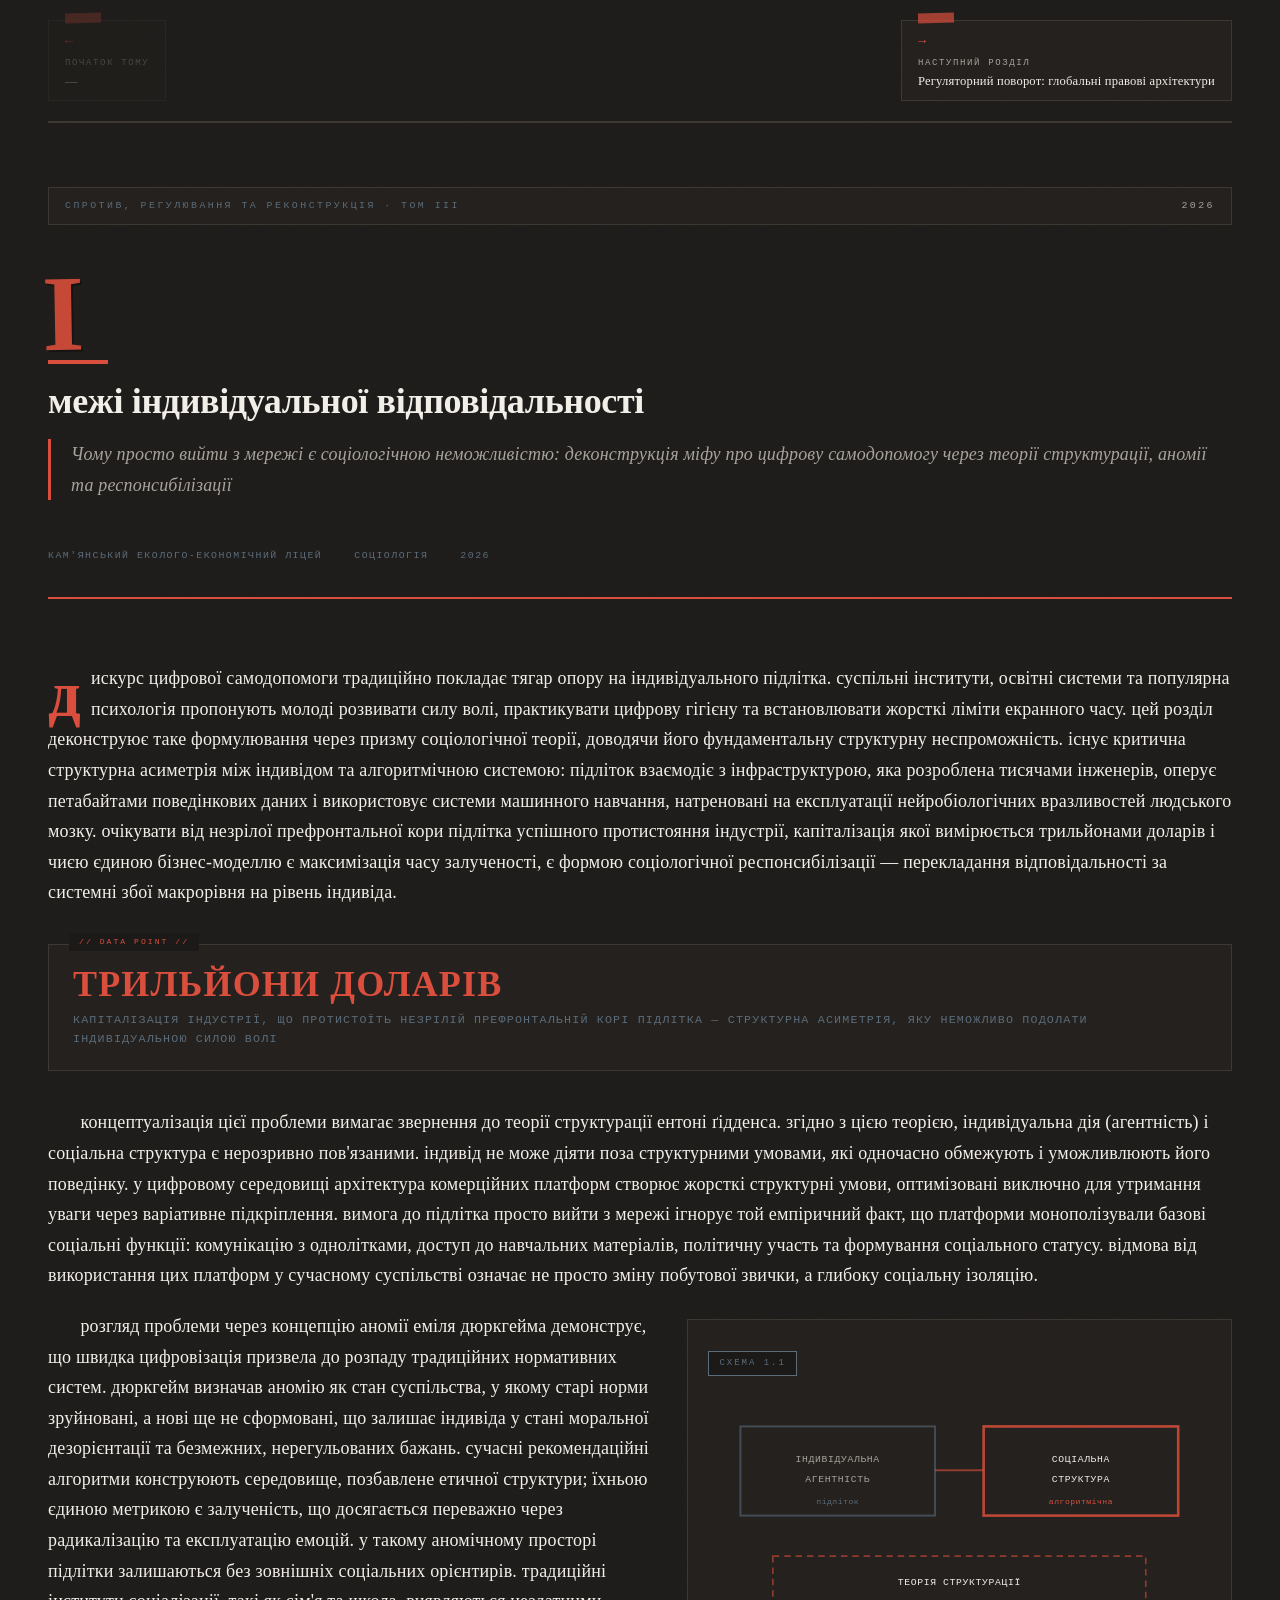
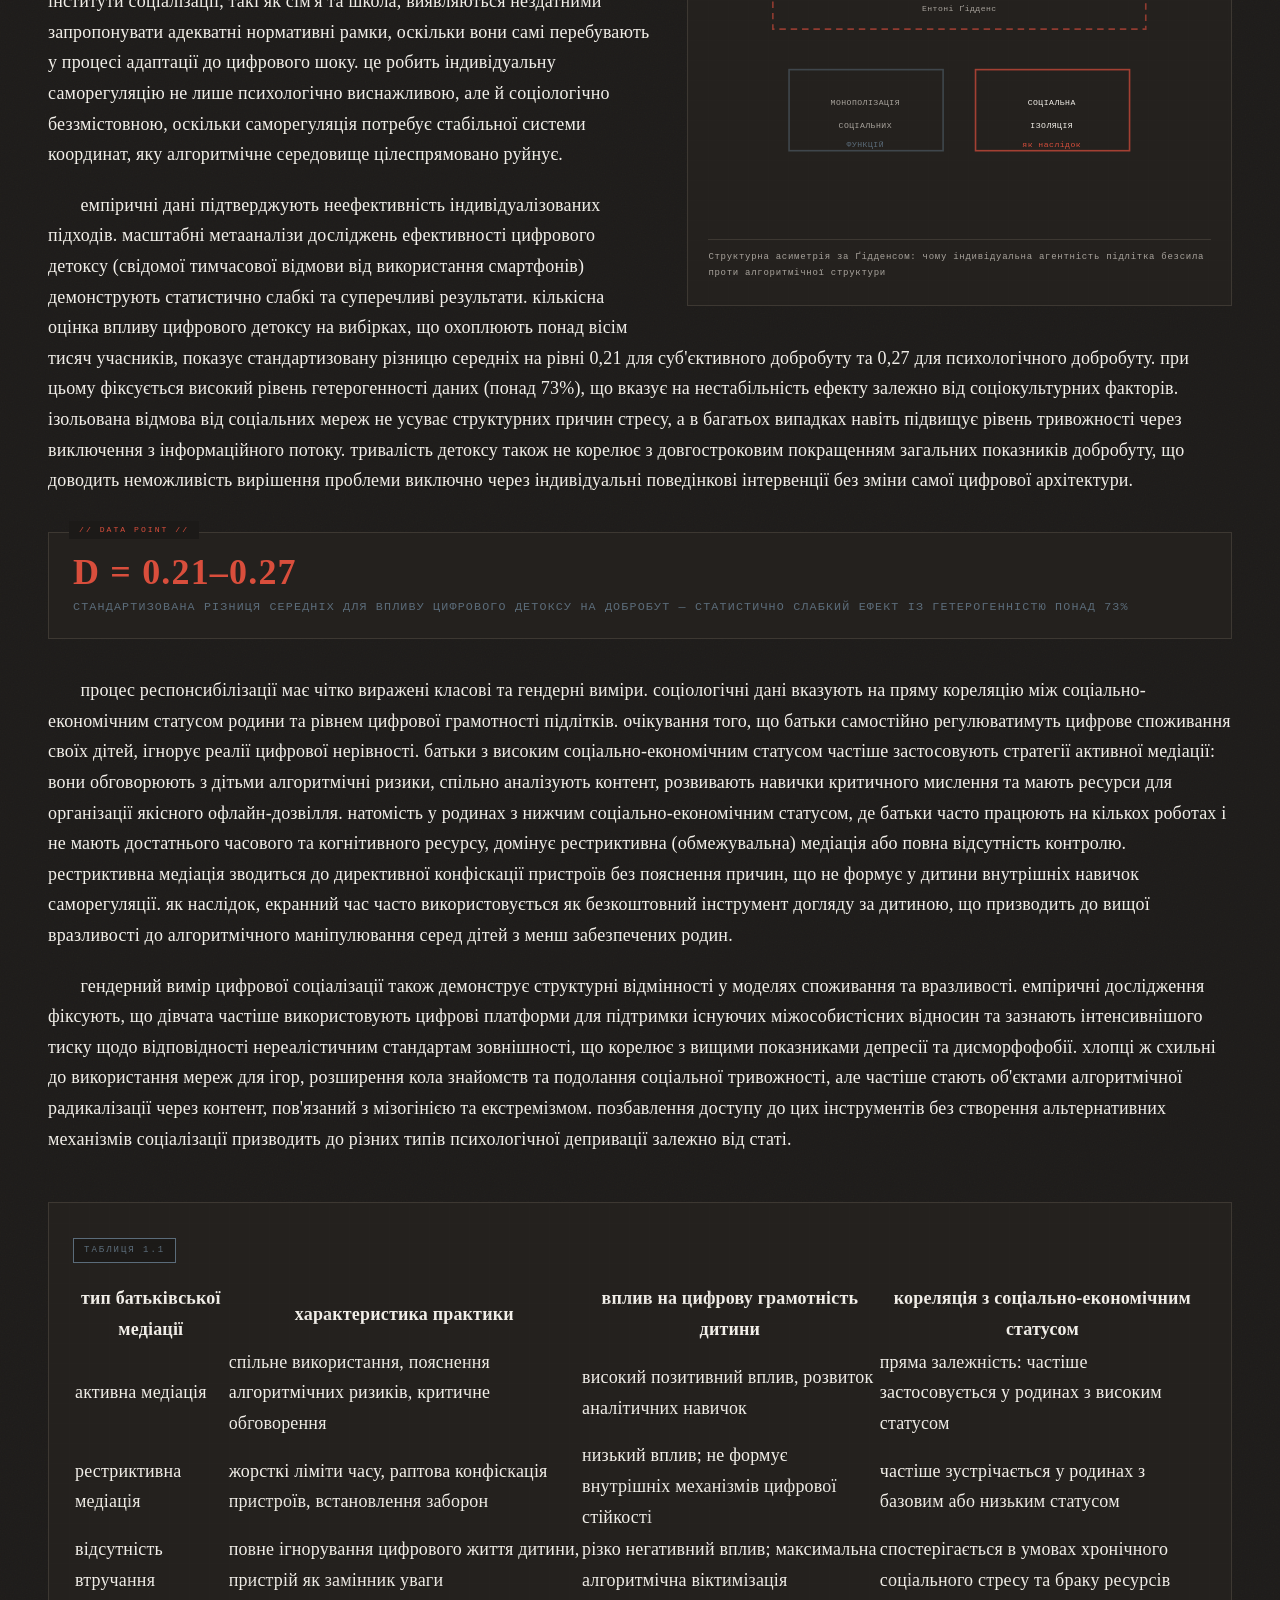
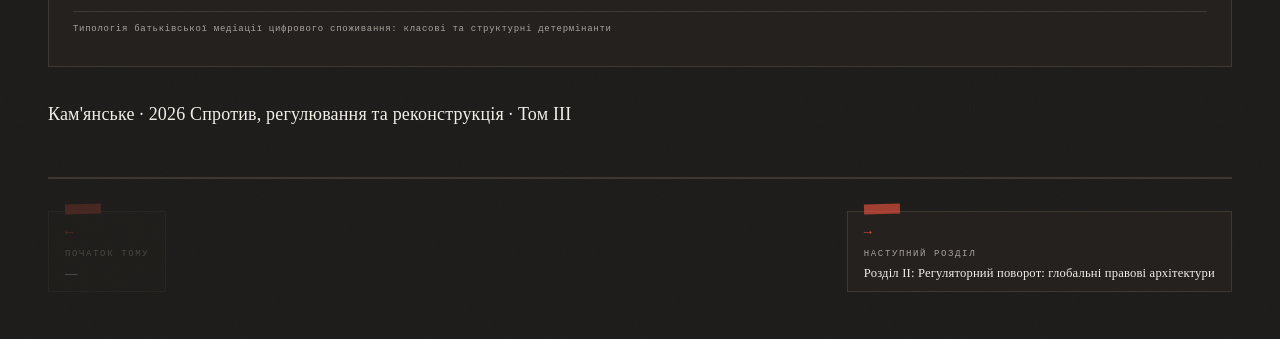
<file: index.html>
<!DOCTYPE html>
<html lang="uk">
<head>
    <meta charset="UTF-8">
    <meta name="viewport" content="width=device-width, initial-scale=1.0">
    <title>Межі індивідуальної відповідальності</title>
    <link rel="stylesheet" href="style.css">
</head>
<body>
    <div class="main-container">
        <nav class="chapter-navigation">
            <span class="nav-button" style="opacity: 0.3; pointer-events: none;">
                <span class="nav-arrow">&larr;</span>
                <span class="nav-label">Початок тому</span>
                <span class="nav-chapter">—</span>
            </span>
            <a href="turn.html" class="nav-button">
                <span class="nav-arrow">&rarr;</span>
                <span class="nav-label">Наступний розділ</span>
                <span class="nav-chapter">Регуляторний поворот: глобальні правові архітектури</span>
            </a>
        </nav>

        <header class="journal-header">
            <div class="journal-masthead">
                <span>Спротив, регулювання та реконструкція · Том III</span>
                <span>2026</span>
            </div>
            <div class="chapter-number">I</div>
            <h1 class="article-title">межі індивідуальної відповідальності</h1>
            <div class="article-subtitle">Чому просто вийти з мережі є соціологічною неможливістю: деконструкція міфу про цифрову самодопомогу через теорії структурації, аномії та респонсибілізації</div>
            <div class="article-meta">
                <span>Кам'янський еколого-економічний ліцей</span>
                <span>Соціологія</span>
                <span>2026</span>
            </div>
        </header>

        <article class="journal-content">
            <p>дискурс цифрової самодопомоги традиційно покладає тягар опору на індивідуального підлітка. суспільні інститути, освітні системи та популярна психологія пропонують молоді розвивати силу волі, практикувати цифрову гігієну та встановлювати жорсткі ліміти екранного часу. цей розділ деконструює таке формулювання через призму соціологічної теорії, доводячи його фундаментальну структурну неспроможність. існує критична структурна асиметрія між індивідом та алгоритмічною системою: підліток взаємодіє з інфраструктурою, яка розроблена тисячами інженерів, оперує петабайтами поведінкових даних і використовує системи машинного навчання, натреновані на експлуатації нейробіологічних вразливостей людського мозку. очікувати від незрілої префронтальної кори підлітка успішного протистояння індустрії, капіталізація якої вимірюється трильйонами доларів і чиєю єдиною бізнес-моделлю є максимізація часу залученості, є формою соціологічної респонсибілізації — перекладання відповідальності за системні збої макрорівня на рівень індивіда.</p>

            <div class="stat-highlight">
                <span class="stat-value">трильйони доларів</span>
                капіталізація індустрії, що протистоїть незрілій префронтальній корі підлітка — структурна асиметрія, яку неможливо подолати індивідуальною силою волі
            </div>

            <p>концептуалізація цієї проблеми вимагає звернення до теорії структурації ентоні ґідденса. згідно з цією теорією, індивідуальна дія (агентність) і соціальна структура є нерозривно пов'язаними. індивід не може діяти поза структурними умовами, які одночасно обмежують і уможливлюють його поведінку. у цифровому середовищі архітектура комерційних платформ створює жорсткі структурні умови, оптимізовані виключно для утримання уваги через варіативне підкріплення. вимога до підлітка просто вийти з мережі ігнорує той емпіричний факт, що платформи монополізували базові соціальні функції: комунікацію з однолітками, доступ до навчальних матеріалів, політичну участь та формування соціального статусу. відмова від використання цих платформ у сучасному суспільстві означає не просто зміну побутової звички, а глибоку соціальну ізоляцію.</p>

            <div class="neuro-diagram scheme-placeholder" style="float: right; width: 46%; margin: 8px 0 24px 32px; padding: 24px 20px; min-height: 310px;">
                <div class="neuro-diagram-label">Схема 1.1</div>
                <svg viewBox="0 0 310 260" xmlns="http://www.w3.org/2000/svg" style="width: 100%; height: auto;">
                    <rect x="20" y="20" width="120" height="55" rx="0" fill="none" stroke="#5B6C7A" stroke-width="1.2" opacity="0.6"/>
                    <text x="80" y="42" text-anchor="middle" font-family="Fira Code, monospace" font-size="6" fill="#A8A39C" letter-spacing="0.4">ІНДИВІДУАЛЬНА</text>
                    <text x="80" y="54" text-anchor="middle" font-family="Fira Code, monospace" font-size="6" fill="#A8A39C" letter-spacing="0.4">АГЕНТНІСТЬ</text>
                    <text x="80" y="68" text-anchor="middle" font-family="Fira Code, monospace" font-size="5" fill="#5B6C7A" letter-spacing="0.3">підліток</text>

                    <rect x="170" y="20" width="120" height="55" rx="0" fill="none" stroke="#D94E3C" stroke-width="1.6" opacity="0.85"/>
                    <text x="230" y="42" text-anchor="middle" font-family="Fira Code, monospace" font-size="6" fill="#F2EFE9" letter-spacing="0.4">СОЦІАЛЬНА</text>
                    <text x="230" y="54" text-anchor="middle" font-family="Fira Code, monospace" font-size="6" fill="#F2EFE9" letter-spacing="0.4">СТРУКТУРА</text>
                    <text x="230" y="68" text-anchor="middle" font-family="Fira Code, monospace" font-size="5" fill="#D94E3C" letter-spacing="0.3">алгоритмічна</text>

                    <line x1="140" y1="47" x2="170" y2="47" stroke="#D94E3C" stroke-width="1.2" opacity="0.6"/>

                    <rect x="40" y="100" width="230" height="45" rx="0" fill="none" stroke="#D94E3C" stroke-width="1" stroke-dasharray="4 3" opacity="0.6"/>
                    <text x="155" y="118" text-anchor="middle" font-family="Fira Code, monospace" font-size="6" fill="#F2EFE9" letter-spacing="0.4">ТЕОРІЯ СТРУКТУРАЦІЇ</text>
                    <text x="155" y="134" text-anchor="middle" font-family="Fira Code, monospace" font-size="5" fill="#A8A39C" letter-spacing="0.3">Ентоні Ґідденс</text>

                    <rect x="50" y="170" width="95" height="50" rx="0" fill="none" stroke="#5B6C7A" stroke-width="1" opacity="0.5"/>
                    <text x="97" y="192" text-anchor="middle" font-family="Fira Code, monospace" font-size="5" fill="#A8A39C" letter-spacing="0.3">МОНОПОЛІЗАЦІЯ</text>
                    <text x="97" y="206" text-anchor="middle" font-family="Fira Code, monospace" font-size="5" fill="#A8A39C" letter-spacing="0.3">СОЦІАЛЬНИХ</text>
                    <text x="97" y="218" text-anchor="middle" font-family="Fira Code, monospace" font-size="5" fill="#5B6C7A" letter-spacing="0.3">ФУНКЦІЙ</text>

                    <rect x="165" y="170" width="95" height="50" rx="0" fill="none" stroke="#D94E3C" stroke-width="1" opacity="0.7"/>
                    <text x="212" y="192" text-anchor="middle" font-family="Fira Code, monospace" font-size="5" fill="#F2EFE9" letter-spacing="0.3">СОЦІАЛЬНА</text>
                    <text x="212" y="206" text-anchor="middle" font-family="Fira Code, monospace" font-size="5" fill="#F2EFE9" letter-spacing="0.3">ІЗОЛЯЦІЯ</text>
                    <text x="212" y="218" text-anchor="middle" font-family="Fira Code, monospace" font-size="5" fill="#D94E3C" letter-spacing="0.3">як наслідок</text>
                </svg>
                <div class="neuro-diagram-caption">Структурна асиметрія за Ґідденсом: чому індивідуальна агентність підлітка безсила проти алгоритмічної структури</div>
            </div>

            <p>розгляд проблеми через концепцію аномії еміля дюркгейма демонструє, що швидка цифровізація призвела до розпаду традиційних нормативних систем. дюркгейм визначав аномію як стан суспільства, у якому старі норми зруйновані, а нові ще не сформовані, що залишає індивіда у стані моральної дезорієнтації та безмежних, нерегульованих бажань. сучасні рекомендаційні алгоритми конструюють середовище, позбавлене етичної структури; їхньою єдиною метрикою є залученість, що досягається переважно через радикалізацію та експлуатацію емоцій. у такому аномічному просторі підлітки залишаються без зовнішніх соціальних орієнтирів. традиційні інститути соціалізації, такі як сім'я та школа, виявляються нездатними запропонувати адекватні нормативні рамки, оскільки вони самі перебувають у процесі адаптації до цифрового шоку. це робить індивідуальну саморегуляцію не лише психологічно виснажливою, але й соціологічно беззмістовною, оскільки саморегуляція потребує стабільної системи координат, яку алгоритмічне середовище цілеспрямовано руйнує.</p>

            <p>емпіричні дані підтверджують неефективність індивідуалізованих підходів. масштабні метааналізи досліджень ефективності цифрового детоксу (свідомої тимчасової відмови від використання смартфонів) демонструють статистично слабкі та суперечливі результати. кількісна оцінка впливу цифрового детоксу на вибірках, що охоплюють понад вісім тисяч учасників, показує стандартизовану різницю середніх на рівні 0,21 для суб'єктивного добробуту та 0,27 для психологічного добробуту. при цьому фіксується високий рівень гетерогенності даних (понад 73%), що вказує на нестабільність ефекту залежно від соціокультурних факторів. ізольована відмова від соціальних мереж не усуває структурних причин стресу, а в багатьох випадках навіть підвищує рівень тривожності через виключення з інформаційного потоку. тривалість детоксу також не корелює з довгостроковим покращенням загальних показників добробуту, що доводить неможливість вирішення проблеми виключно через індивідуальні поведінкові інтервенції без зміни самої цифрової архітектури.</p>

            <div class="stat-highlight">
                <span class="stat-value">d = 0.21–0.27</span>
                стандартизована різниця середніх для впливу цифрового детоксу на добробут — статистично слабкий ефект із гетерогенністю понад 73%
            </div>

            <p>процес респонсибілізації має чітко виражені класові та гендерні виміри. соціологічні дані вказують на пряму кореляцію між соціально-економічним статусом родини та рівнем цифрової грамотності підлітків. очікування того, що батьки самостійно регулюватимуть цифрове споживання своїх дітей, ігнорує реалії цифрової нерівності. батьки з високим соціально-економічним статусом частіше застосовують стратегії активної медіації: вони обговорюють з дітьми алгоритмічні ризики, спільно аналізують контент, розвивають навички критичного мислення та мають ресурси для організації якісного офлайн-дозвілля. натомість у родинах з нижчим соціально-економічним статусом, де батьки часто працюють на кількох роботах і не мають достатнього часового та когнітивного ресурсу, домінує рестриктивна (обмежувальна) медіація або повна відсутність контролю. рестриктивна медіація зводиться до директивної конфіскації пристроїв без пояснення причин, що не формує у дитини внутрішніх навичок саморегуляції. як наслідок, екранний час часто використовується як безкоштовний інструмент догляду за дитиною, що призводить до вищої вразливості до алгоритмічного маніпулювання серед дітей з менш забезпечених родин.</p>

            <p>гендерний вимір цифрової соціалізації також демонструє структурні відмінності у моделях споживання та вразливості. емпіричні дослідження фіксують, що дівчата частіше використовують цифрові платформи для підтримки існуючих міжособистісних відносин та зазнають інтенсивнішого тиску щодо відповідності нереалістичним стандартам зовнішності, що корелює з вищими показниками депресії та дисморфофобії. хлопці ж схильні до використання мереж для ігор, розширення кола знайомств та подолання соціальної тривожності, але частіше стають об'єктами алгоритмічної радикалізації через контент, пов'язаний з мізогінією та екстремізмом. позбавлення доступу до цих інструментів без створення альтернативних механізмів соціалізації призводить до різних типів психологічної депривації залежно від статі.</p>

            <div class="neuro-diagram scheme-placeholder scheme-clear" style="margin: 48px 0 32px 0; padding: 28px 24px;">
                <div class="neuro-diagram-label">Таблиця 1.1</div>
                <table>
                    <thead>
                        <tr>
                            <th>тип батьківської медіації</th>
                            <th>характеристика практики</th>
                            <th>вплив на цифрову грамотність дитини</th>
                            <th>кореляція з соціально-економічним статусом</th>
                        </tr>
                    </thead>
                    <tbody>
                        <tr>
                            <td>активна медіація</td>
                            <td>спільне використання, пояснення алгоритмічних ризиків, критичне обговорення</td>
                            <td>високий позитивний вплив, розвиток аналітичних навичок</td>
                            <td>пряма залежність: частіше застосовується у родинах з високим статусом</td>
                        </tr>
                        <tr>
                            <td>рестриктивна медіація</td>
                            <td>жорсткі ліміти часу, раптова конфіскація пристроїв, встановлення заборон</td>
                            <td>низький вплив; не формує внутрішніх механізмів цифрової стійкості</td>
                            <td>частіше зустрічається у родинах з базовим або низьким статусом</td>
                        </tr>
                        <tr>
                            <td>відсутність втручання</td>
                            <td>повне ігнорування цифрового життя дитини, пристрій як замінник уваги</td>
                            <td>різко негативний вплив; максимальна алгоритмічна віктимізація</td>
                            <td>спостерігається в умовах хронічного соціального стресу та браку ресурсів</td>
                        </tr>
                    </tbody>
                </table>
                <div class="neuro-diagram-caption">Типологія батьківської медіації цифрового споживання: класові та структурні детермінанти</div>
            </div>
        </article>

        <footer class="journal-footer">
            <span>Кам'янське · 2026</span>
            <span>Спротив, регулювання та реконструкція · Том III</span>
        </footer>

        <nav class="chapter-navigation-bottom">
            <span class="nav-button" style="opacity: 0.3; pointer-events: none;">
                <span class="nav-arrow">&larr;</span>
                <span class="nav-label">Початок тому</span>
                <span class="nav-chapter">—</span>
            </span>
            <a href="turn.html" class="nav-button">
                <span class="nav-arrow">&rarr;</span>
                <span class="nav-label">Наступний розділ</span>
                <span class="nav-chapter">Розділ II: Регуляторний поворот: глобальні правові архітектури</span>
            </a>
        </nav>
    </div>
</body>
</html>
</file>
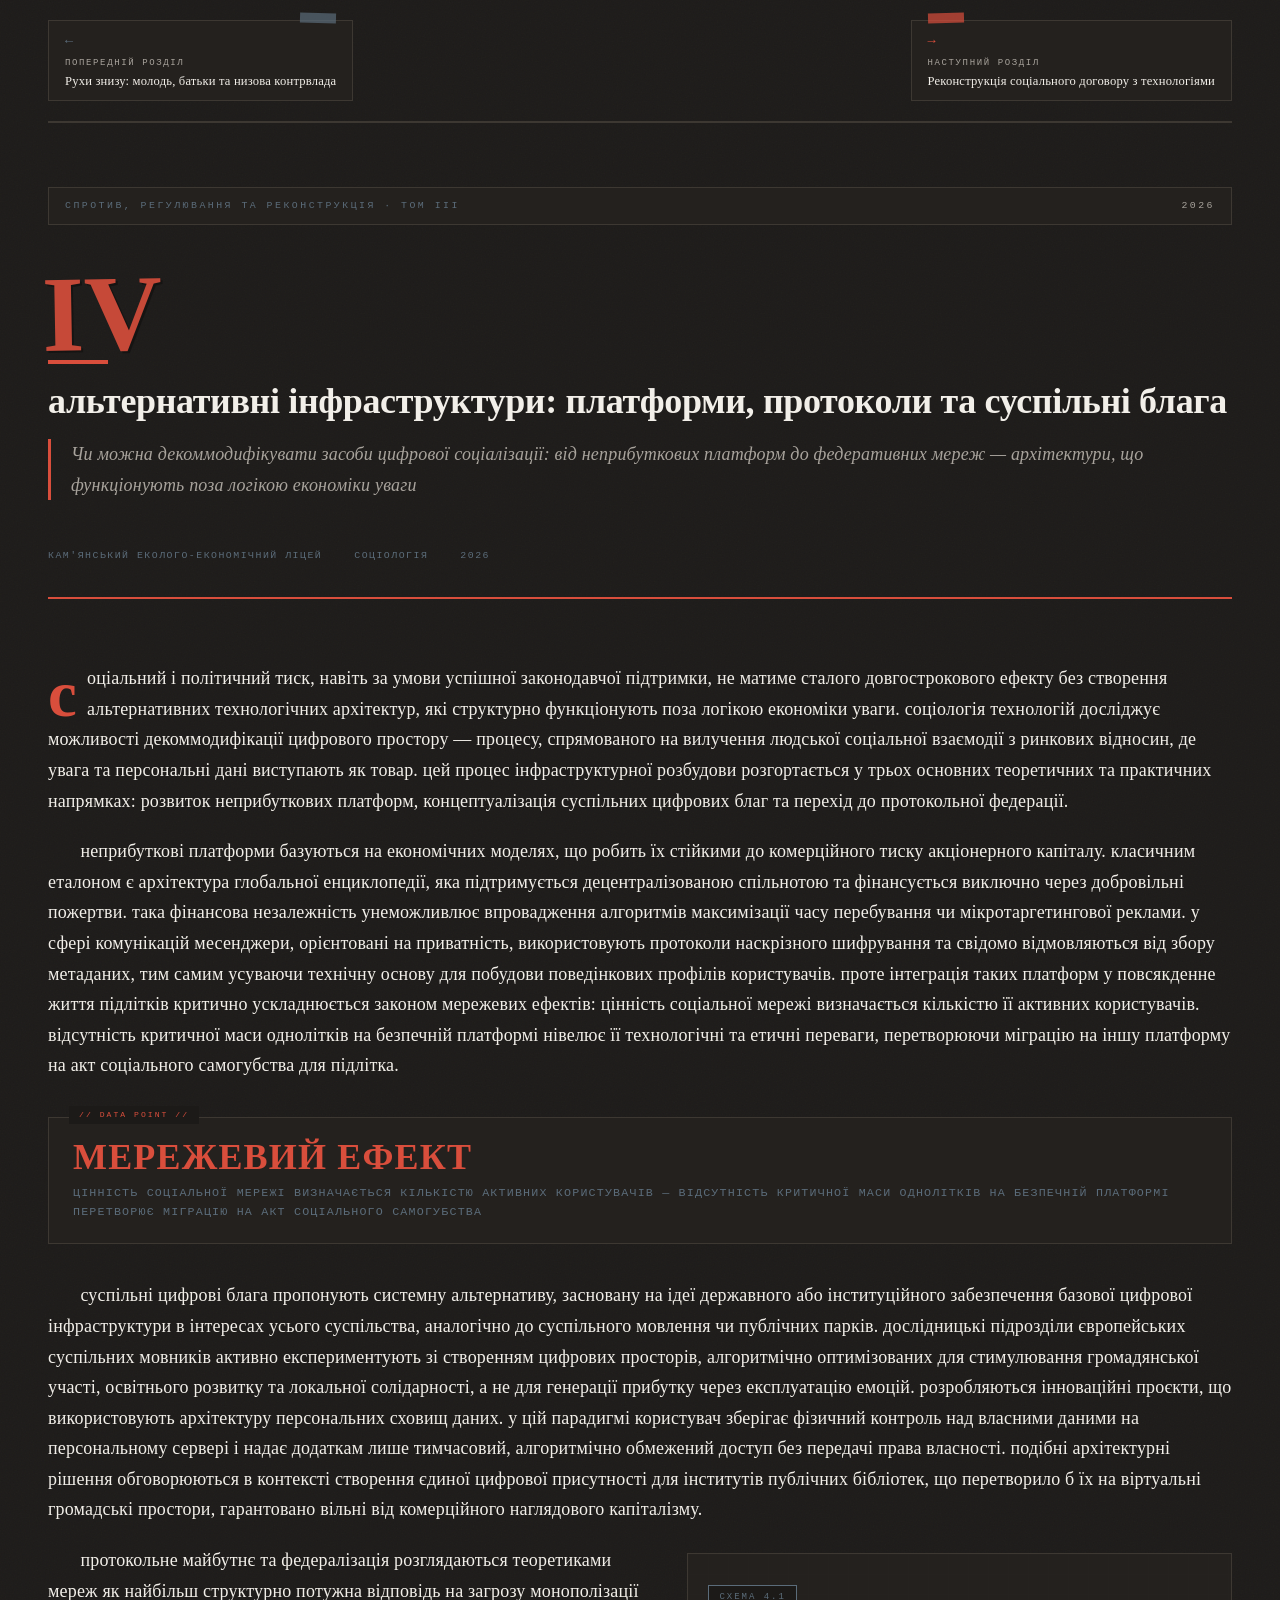
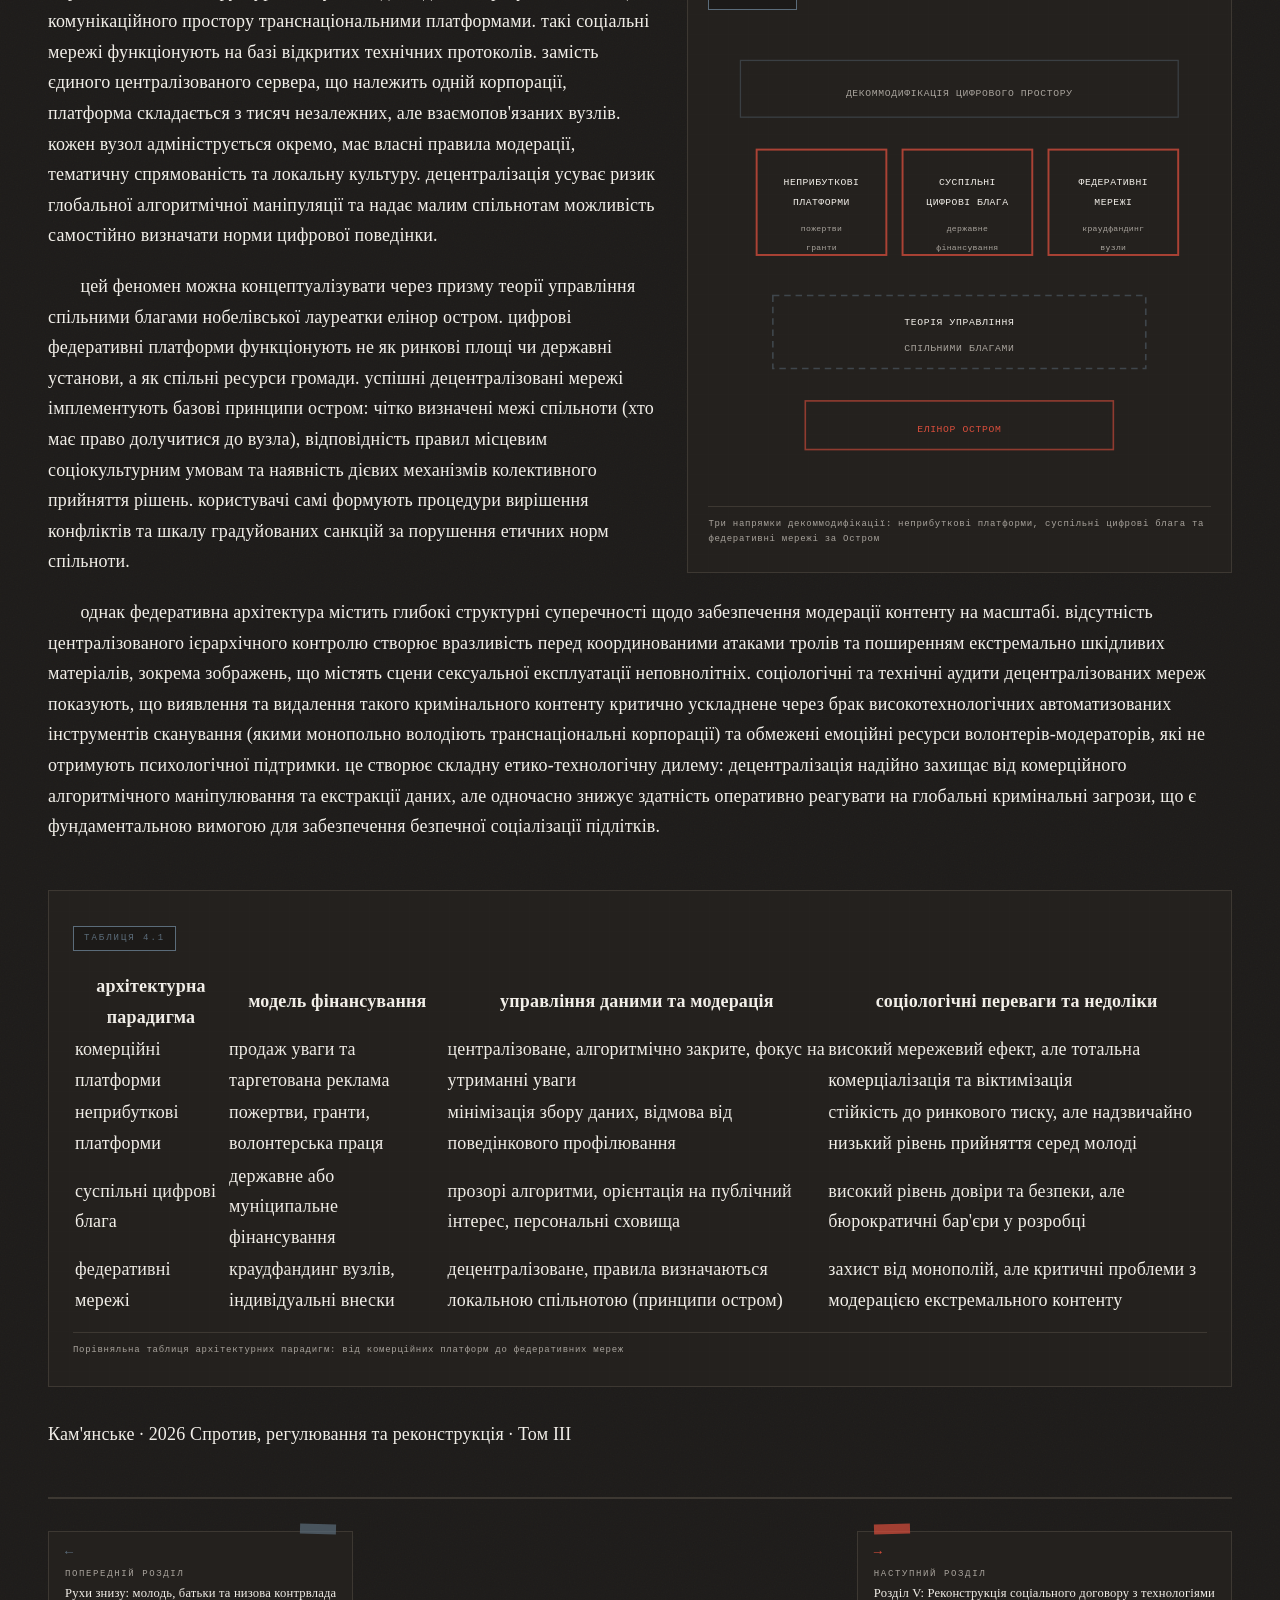
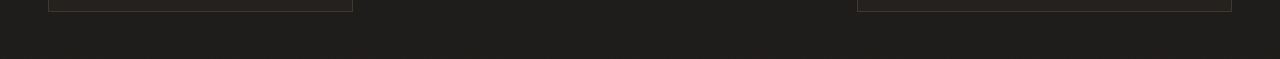
<file: alternatives.html>
<!DOCTYPE html>
<html lang="uk">
<head>
    <meta charset="UTF-8">
    <meta name="viewport" content="width=device-width, initial-scale=1.0">
    <title>Альтернативні інфраструктури: платформи, протоколи та суспільні блага</title>
    <link rel="stylesheet" href="style.css">
</head>
<body>
    <div class="main-container">
        <nav class="chapter-navigation">
            <a href="movements.html" class="nav-button nav-button-back">
                <span class="nav-arrow">&larr;</span>
                <span class="nav-label">Попередній розділ</span>
                <span class="nav-chapter">Рухи знизу: молодь, батьки та низова контрвлада</span>
            </a>
            <a href="reconstruction.html" class="nav-button">
                <span class="nav-arrow">&rarr;</span>
                <span class="nav-label">Наступний розділ</span>
                <span class="nav-chapter">Реконструкція соціального договору з технологіями</span>
            </a>
        </nav>

        <header class="journal-header">
            <div class="journal-masthead">
                <span>Спротив, регулювання та реконструкція · Том III</span>
                <span>2026</span>
            </div>
            <div class="chapter-number">IV</div>
            <h1 class="article-title">альтернативні інфраструктури: платформи, протоколи та суспільні блага</h1>
            <div class="article-subtitle">Чи можна декоммодифікувати засоби цифрової соціалізації: від неприбуткових платформ до федеративних мереж — архітектури, що функціонують поза логікою економіки уваги</div>
            <div class="article-meta">
                <span>Кам'янський еколого-економічний ліцей</span>
                <span>Соціологія</span>
                <span>2026</span>
            </div>
        </header>

        <article class="journal-content">
            <p>соціальний і політичний тиск, навіть за умови успішної законодавчої підтримки, не матиме сталого довгострокового ефекту без створення альтернативних технологічних архітектур, які структурно функціонують поза логікою економіки уваги. соціологія технологій досліджує можливості декоммодифікації цифрового простору — процесу, спрямованого на вилучення людської соціальної взаємодії з ринкових відносин, де увага та персональні дані виступають як товар. цей процес інфраструктурної розбудови розгортається у трьох основних теоретичних та практичних напрямках: розвиток неприбуткових платформ, концептуалізація суспільних цифрових благ та перехід до протокольної федерації.</p>

            <p>неприбуткові платформи базуються на економічних моделях, що робить їх стійкими до комерційного тиску акціонерного капіталу. класичним еталоном є архітектура глобальної енциклопедії, яка підтримується децентралізованою спільнотою та фінансується виключно через добровільні пожертви. така фінансова незалежність унеможливлює впровадження алгоритмів максимізації часу перебування чи мікротаргетингової реклами. у сфері комунікацій месенджери, орієнтовані на приватність, використовують протоколи наскрізного шифрування та свідомо відмовляються від збору метаданих, тим самим усуваючи технічну основу для побудови поведінкових профілів користувачів. проте інтеграція таких платформ у повсякденне життя підлітків критично ускладнюється законом мережевих ефектів: цінність соціальної мережі визначається кількістю її активних користувачів. відсутність критичної маси однолітків на безпечній платформі нівелює її технологічні та етичні переваги, перетворюючи міграцію на іншу платформу на акт соціального самогубства для підлітка.</p>

            <div class="stat-highlight">
                <span class="stat-value">мережевий ефект</span>
                цінність соціальної мережі визначається кількістю активних користувачів — відсутність критичної маси однолітків на безпечній платформі перетворює міграцію на акт соціального самогубства
            </div>

            <p>суспільні цифрові блага пропонують системну альтернативу, засновану на ідеї державного або інституційного забезпечення базової цифрової інфраструктури в інтересах усього суспільства, аналогічно до суспільного мовлення чи публічних парків. дослідницькі підрозділи європейських суспільних мовників активно експериментують зі створенням цифрових просторів, алгоритмічно оптимізованих для стимулювання громадянської участі, освітнього розвитку та локальної солідарності, а не для генерації прибутку через експлуатацію емоцій. розробляються інноваційні проєкти, що використовують архітектуру персональних сховищ даних. у цій парадигмі користувач зберігає фізичний контроль над власними даними на персональному сервері і надає додаткам лише тимчасовий, алгоритмічно обмежений доступ без передачі права власності. подібні архітектурні рішення обговорюються в контексті створення єдиної цифрової присутності для інститутів публічних бібліотек, що перетворило б їх на віртуальні громадські простори, гарантовано вільні від комерційного наглядового капіталізму.</p>

            <div class="neuro-diagram scheme-placeholder" style="float: right; width: 46%; margin: 8px 0 24px 32px; padding: 24px 20px; min-height: 330px;">
                <div class="neuro-diagram-label">Схема 4.1</div>
                <svg viewBox="0 0 310 280" xmlns="http://www.w3.org/2000/svg" style="width: 100%; height: auto;">
                    <rect x="20" y="20" width="270" height="35" rx="0" fill="none" stroke="#5B6C7A" stroke-width="0.8" opacity="0.4"/>
                    <text x="155" y="42" text-anchor="middle" font-family="Fira Code, monospace" font-size="6" fill="#A8A39C" letter-spacing="0.4">ДЕКОММОДИФІКАЦІЯ ЦИФРОВОГО ПРОСТОРУ</text>

                    <rect x="30" y="75" width="80" height="65" rx="0" fill="none" stroke="#D94E3C" stroke-width="1.2" opacity="0.75"/>
                    <text x="70" y="97" text-anchor="middle" font-family="Fira Code, monospace" font-size="6" fill="#F2EFE9" letter-spacing="0.3">НЕПРИБУТКОВІ</text>
                    <text x="70" y="109" text-anchor="middle" font-family="Fira Code, monospace" font-size="6" fill="#F2EFE9" letter-spacing="0.3">ПЛАТФОРМИ</text>
                    <text x="70" y="125" text-anchor="middle" font-family="Fira Code, monospace" font-size="5" fill="#A8A39C" letter-spacing="0.2">пожертви</text>
                    <text x="70" y="137" text-anchor="middle" font-family="Fira Code, monospace" font-size="5" fill="#A8A39C" letter-spacing="0.2">гранти</text>

                    <rect x="120" y="75" width="80" height="65" rx="0" fill="none" stroke="#D94E3C" stroke-width="1.2" opacity="0.75"/>
                    <text x="160" y="97" text-anchor="middle" font-family="Fira Code, monospace" font-size="6" fill="#F2EFE9" letter-spacing="0.3">СУСПІЛЬНІ</text>
                    <text x="160" y="109" text-anchor="middle" font-family="Fira Code, monospace" font-size="6" fill="#F2EFE9" letter-spacing="0.3">ЦИФРОВІ БЛАГА</text>
                    <text x="160" y="125" text-anchor="middle" font-family="Fira Code, monospace" font-size="5" fill="#A8A39C" letter-spacing="0.2">державне</text>
                    <text x="160" y="137" text-anchor="middle" font-family="Fira Code, monospace" font-size="5" fill="#A8A39C" letter-spacing="0.2">фінансування</text>

                    <rect x="210" y="75" width="80" height="65" rx="0" fill="none" stroke="#D94E3C" stroke-width="1.2" opacity="0.75"/>
                    <text x="250" y="97" text-anchor="middle" font-family="Fira Code, monospace" font-size="6" fill="#F2EFE9" letter-spacing="0.3">ФЕДЕРАТИВНІ</text>
                    <text x="250" y="109" text-anchor="middle" font-family="Fira Code, monospace" font-size="6" fill="#F2EFE9" letter-spacing="0.3">МЕРЕЖІ</text>
                    <text x="250" y="125" text-anchor="middle" font-family="Fira Code, monospace" font-size="5" fill="#A8A39C" letter-spacing="0.2">краудфандинг</text>
                    <text x="250" y="137" text-anchor="middle" font-family="Fira Code, monospace" font-size="5" fill="#A8A39C" letter-spacing="0.2">вузли</text>

                    <rect x="40" y="165" width="230" height="45" rx="0" fill="none" stroke="#5B6C7A" stroke-width="1" stroke-dasharray="4 3" opacity="0.5"/>
                    <text x="155" y="183" text-anchor="middle" font-family="Fira Code, monospace" font-size="6" fill="#F2EFE9" letter-spacing="0.4">ТЕОРІЯ УПРАВЛІННЯ</text>
                    <text x="155" y="199" text-anchor="middle" font-family="Fira Code, monospace" font-size="6" fill="#A8A39C" letter-spacing="0.4">СПІЛЬНИМИ БЛАГАМИ</text>

                    <rect x="60" y="230" width="190" height="30" rx="0" fill="none" stroke="#D94E3C" stroke-width="1" opacity="0.6"/>
                    <text x="155" y="249" text-anchor="middle" font-family="Fira Code, monospace" font-size="6" fill="#D94E3C" letter-spacing="0.4">ЕЛІНОР ОСТРОМ</text>
                </svg>
                <div class="neuro-diagram-caption">Три напрямки декоммодифікації: неприбуткові платформи, суспільні цифрові блага та федеративні мережі за Остром</div>
            </div>

            <p>протокольне майбутнє та федералізація розглядаються теоретиками мереж як найбільш структурно потужна відповідь на загрозу монополізації комунікаційного простору транснаціональними платформами. такі соціальні мережі функціонують на базі відкритих технічних протоколів. замість єдиного централізованого сервера, що належить одній корпорації, платформа складається з тисяч незалежних, але взаємопов'язаних вузлів. кожен вузол адмініструється окремо, має власні правила модерації, тематичну спрямованість та локальну культуру. децентралізація усуває ризик глобальної алгоритмічної маніпуляції та надає малим спільнотам можливість самостійно визначати норми цифрової поведінки.</p>

            <p>цей феномен можна концептуалізувати через призму теорії управління спільними благами нобелівської лауреатки елінор остром. цифрові федеративні платформи функціонують не як ринкові площі чи державні установи, а як спільні ресурси громади. успішні децентралізовані мережі імплементують базові принципи остром: чітко визначені межі спільноти (хто має право долучитися до вузла), відповідність правил місцевим соціокультурним умовам та наявність дієвих механізмів колективного прийняття рішень. користувачі самі формують процедури вирішення конфліктів та шкалу градуйованих санкцій за порушення етичних норм спільноти.</p>

            <p>однак федеративна архітектура містить глибокі структурні суперечності щодо забезпечення модерації контенту на масштабі. відсутність централізованого ієрархічного контролю створює вразливість перед координованими атаками тролів та поширенням екстремально шкідливих матеріалів, зокрема зображень, що містять сцени сексуальної експлуатації неповнолітніх. соціологічні та технічні аудити децентралізованих мереж показують, що виявлення та видалення такого кримінального контенту критично ускладнене через брак високотехнологічних автоматизованих інструментів сканування (якими монопольно володіють транснаціональні корпорації) та обмежені емоційні ресурси волонтерів-модераторів, які не отримують психологічної підтримки. це створює складну етико-технологічну дилему: децентралізація надійно захищає від комерційного алгоритмічного маніпулювання та екстракції даних, але одночасно знижує здатність оперативно реагувати на глобальні кримінальні загрози, що є фундаментальною вимогою для забезпечення безпечної соціалізації підлітків.</p>

            <div class="neuro-diagram scheme-placeholder scheme-clear" style="margin: 48px 0 32px 0; padding: 28px 24px;">
                <div class="neuro-diagram-label">Таблиця 4.1</div>
                <table>
                    <thead>
                        <tr>
                            <th>архітектурна парадигма</th>
                            <th>модель фінансування</th>
                            <th>управління даними та модерація</th>
                            <th>соціологічні переваги та недоліки</th>
                        </tr>
                    </thead>
                    <tbody>
                        <tr>
                            <td>комерційні платформи</td>
                            <td>продаж уваги та таргетована реклама</td>
                            <td>централізоване, алгоритмічно закрите, фокус на утриманні уваги</td>
                            <td>високий мережевий ефект, але тотальна комерціалізація та віктимізація</td>
                        </tr>
                        <tr>
                            <td>неприбуткові платформи</td>
                            <td>пожертви, гранти, волонтерська праця</td>
                            <td>мінімізація збору даних, відмова від поведінкового профілювання</td>
                            <td>стійкість до ринкового тиску, але надзвичайно низький рівень прийняття серед молоді</td>
                        </tr>
                        <tr>
                            <td>суспільні цифрові блага</td>
                            <td>державне або муніципальне фінансування</td>
                            <td>прозорі алгоритми, орієнтація на публічний інтерес, персональні сховища</td>
                            <td>високий рівень довіри та безпеки, але бюрократичні бар'єри у розробці</td>
                        </tr>
                        <tr>
                            <td>федеративні мережі</td>
                            <td>краудфандинг вузлів, індивідуальні внески</td>
                            <td>децентралізоване, правила визначаються локальною спільнотою (принципи остром)</td>
                            <td>захист від монополій, але критичні проблеми з модерацією екстремального контенту</td>
                        </tr>
                    </tbody>
                </table>
                <div class="neuro-diagram-caption">Порівняльна таблиця архітектурних парадигм: від комерційних платформ до федеративних мереж</div>
            </div>
        </article>

        <footer class="journal-footer">
            <span>Кам'янське · 2026</span>
            <span>Спротив, регулювання та реконструкція · Том III</span>
        </footer>

        <nav class="chapter-navigation-bottom">
            <a href="movements.html" class="nav-button nav-button-back">
                <span class="nav-arrow">&larr;</span>
                <span class="nav-label">Попередній розділ</span>
                <span class="nav-chapter">Рухи знизу: молодь, батьки та низова контрвлада</span>
            </a>
            <a href="reconstruction.html" class="nav-button">
                <span class="nav-arrow">&rarr;</span>
                <span class="nav-label">Наступний розділ</span>
                <span class="nav-chapter">Розділ V: Реконструкція соціального договору з технологіями</span>
            </a>
        </nav>
    </div>
</body>
</html>
</file>
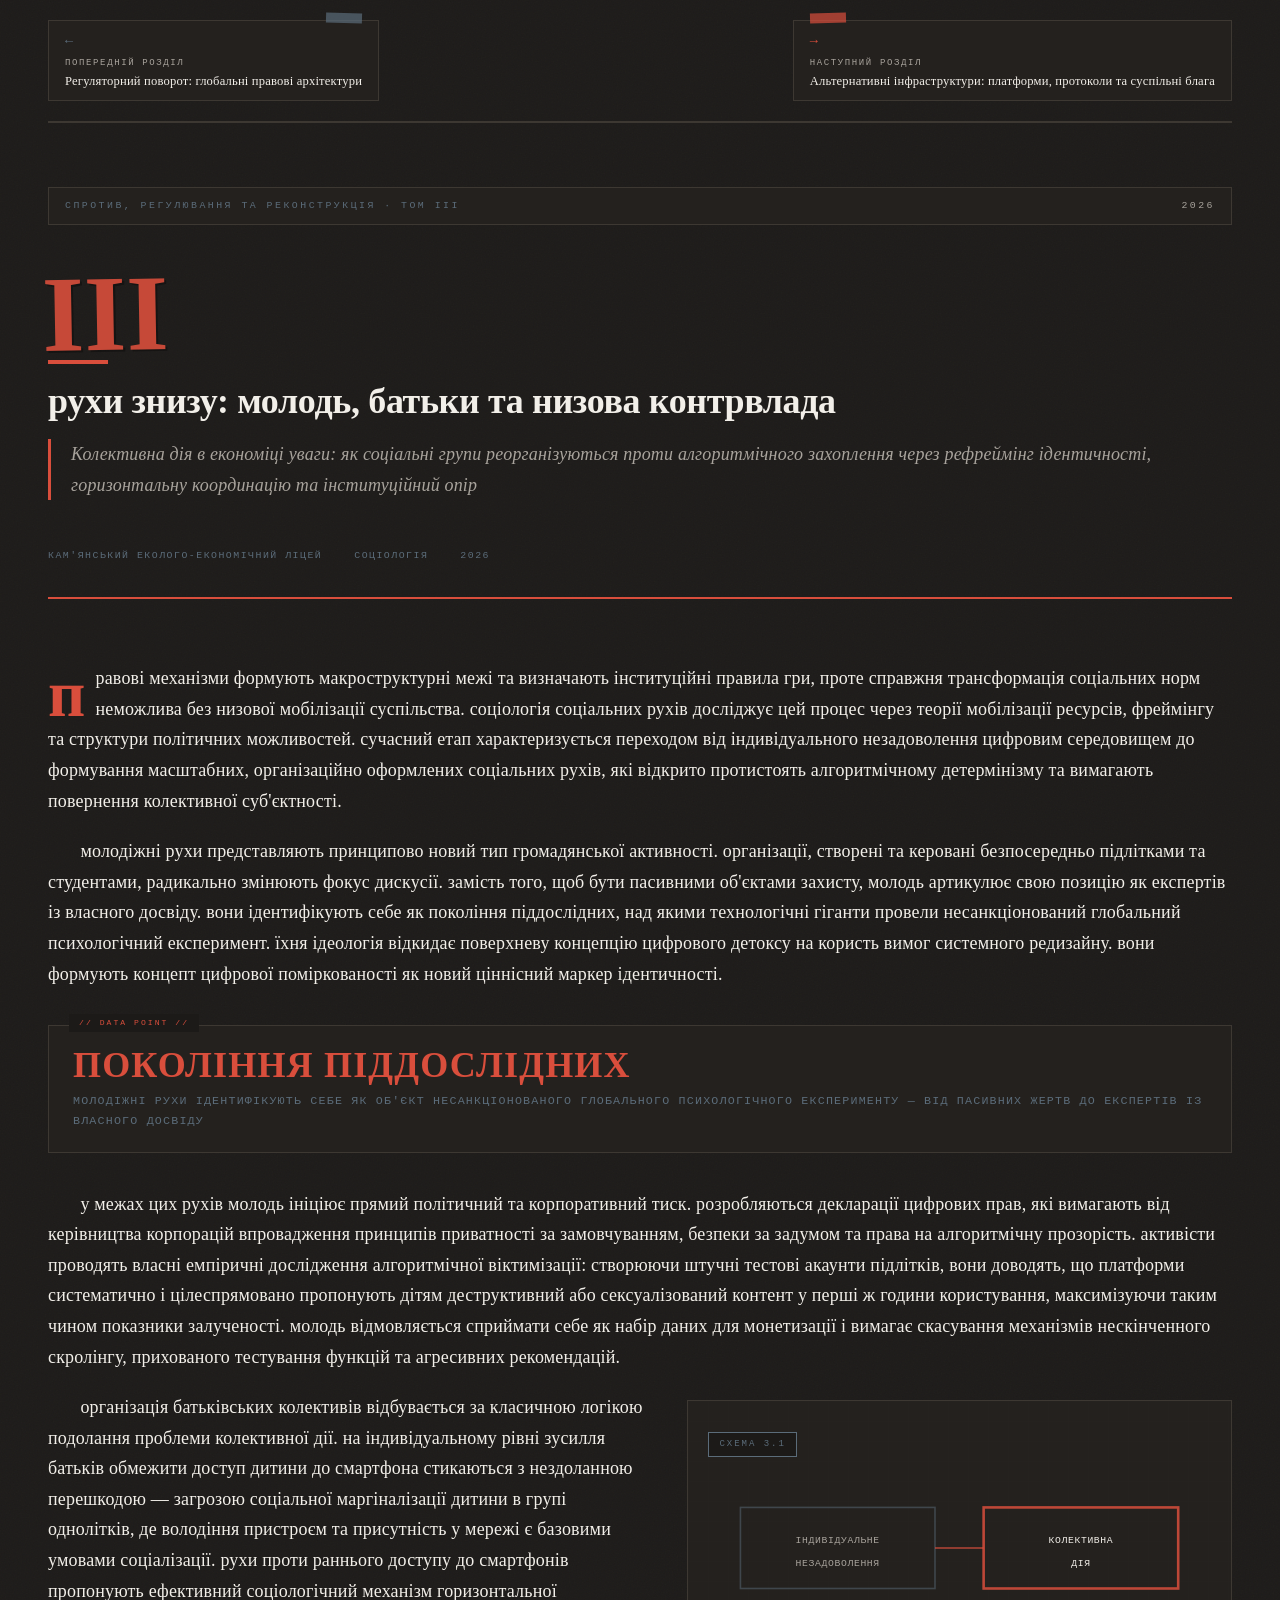
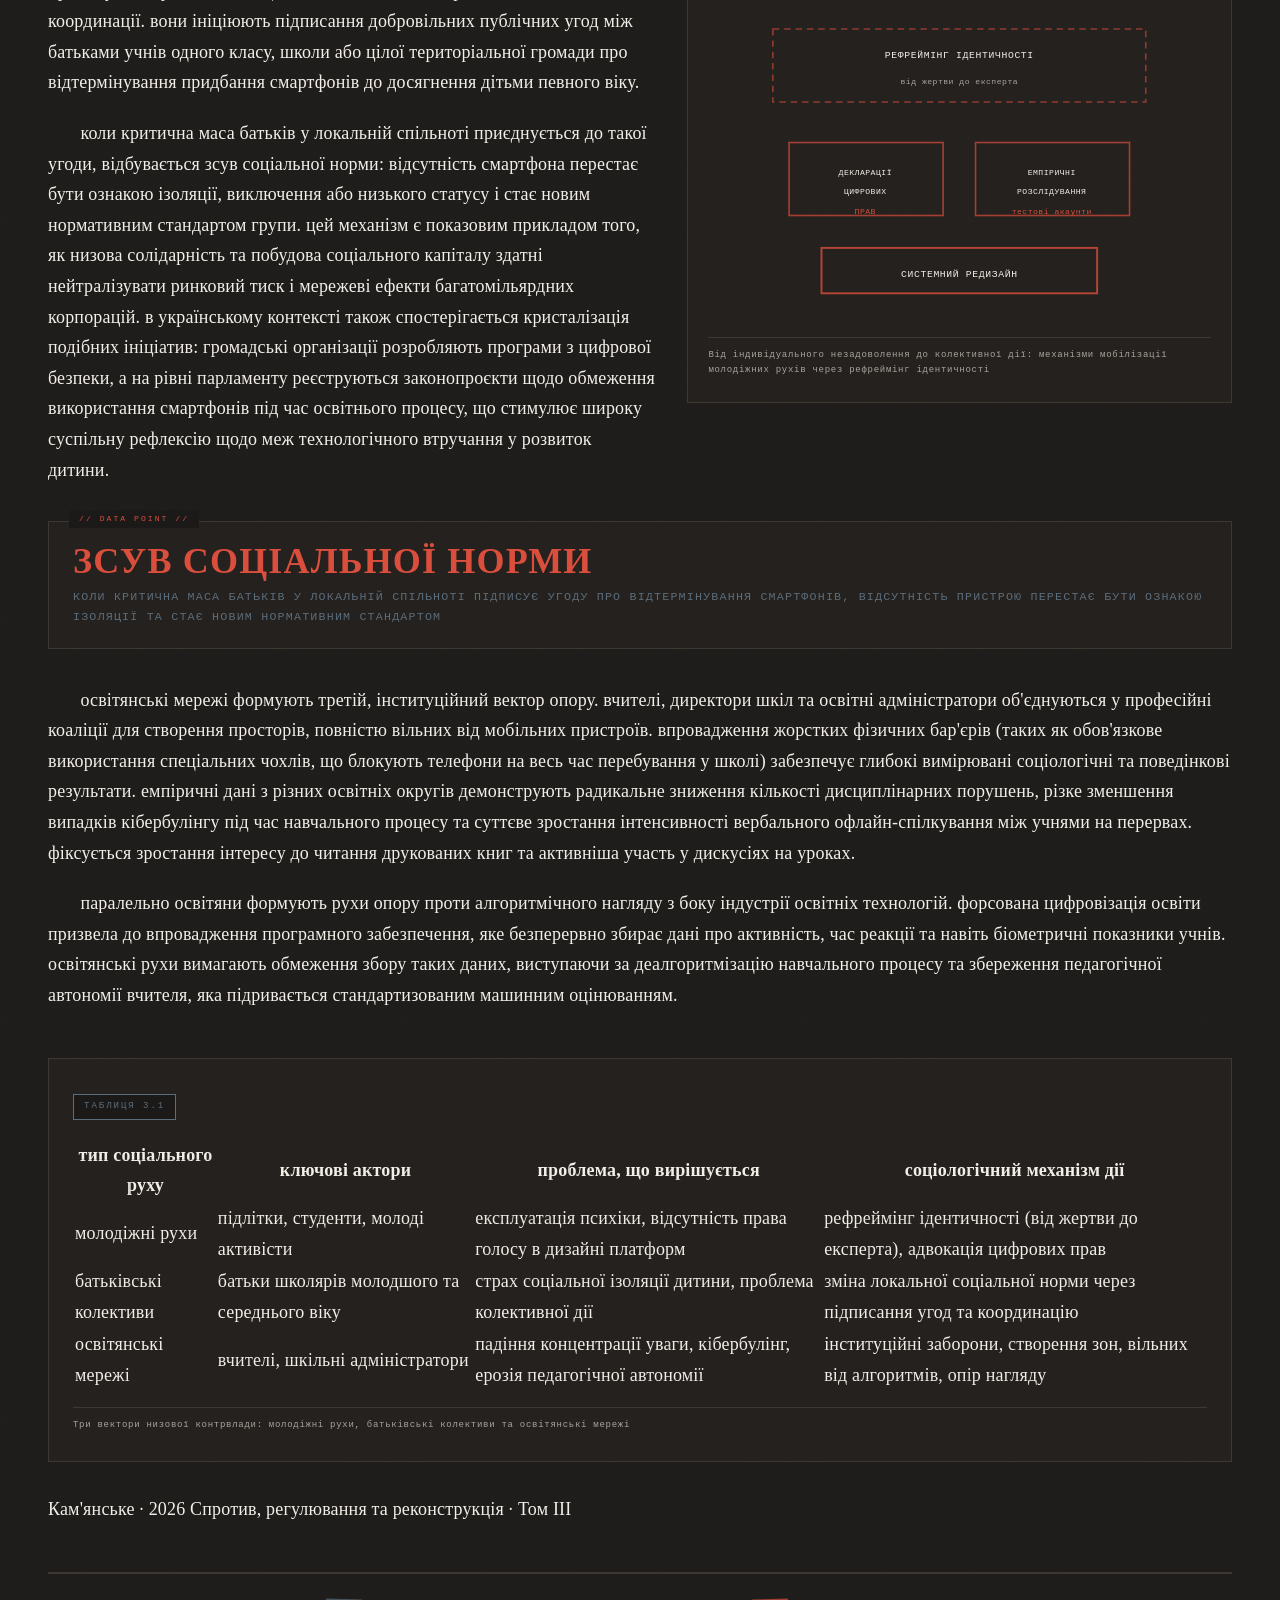
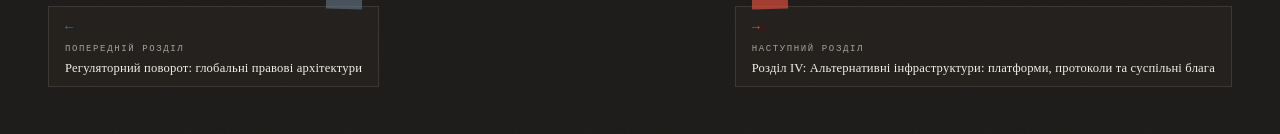
<file: movements.html>
<!DOCTYPE html>
<html lang="uk">
<head>
    <meta charset="UTF-8">
    <meta name="viewport" content="width=device-width, initial-scale=1.0">
    <title>Рухи знизу: молодь, батьки та низова контрвлада</title>
    <link rel="stylesheet" href="style.css">
</head>
<body>
    <div class="main-container">
        <nav class="chapter-navigation">
            <a href="turn.html" class="nav-button nav-button-back">
                <span class="nav-arrow">&larr;</span>
                <span class="nav-label">Попередній розділ</span>
                <span class="nav-chapter">Регуляторний поворот: глобальні правові архітектури</span>
            </a>
            <a href="alternatives.html" class="nav-button">
                <span class="nav-arrow">&rarr;</span>
                <span class="nav-label">Наступний розділ</span>
                <span class="nav-chapter">Альтернативні інфраструктури: платформи, протоколи та суспільні блага</span>
            </a>
        </nav>

        <header class="journal-header">
            <div class="journal-masthead">
                <span>Спротив, регулювання та реконструкція · Том III</span>
                <span>2026</span>
            </div>
            <div class="chapter-number">III</div>
            <h1 class="article-title">рухи знизу: молодь, батьки та низова контрвлада</h1>
            <div class="article-subtitle">Колективна дія в економіці уваги: як соціальні групи реорганізуються проти алгоритмічного захоплення через рефреймінг ідентичності, горизонтальну координацію та інституційний опір</div>
            <div class="article-meta">
                <span>Кам'янський еколого-економічний ліцей</span>
                <span>Соціологія</span>
                <span>2026</span>
            </div>
        </header>

        <article class="journal-content">
            <p>правові механізми формують макроструктурні межі та визначають інституційні правила гри, проте справжня трансформація соціальних норм неможлива без низової мобілізації суспільства. соціологія соціальних рухів досліджує цей процес через теорії мобілізації ресурсів, фреймінгу та структури політичних можливостей. сучасний етап характеризується переходом від індивідуального незадоволення цифровим середовищем до формування масштабних, організаційно оформлених соціальних рухів, які відкрито протистоять алгоритмічному детермінізму та вимагають повернення колективної суб'єктності.</p>

            <p>молодіжні рухи представляють принципово новий тип громадянської активності. організації, створені та керовані безпосередньо підлітками та студентами, радикально змінюють фокус дискусії. замість того, щоб бути пасивними об'єктами захисту, молодь артикулює свою позицію як експертів із власного досвіду. вони ідентифікують себе як покоління піддослідних, над якими технологічні гіганти провели несанкціонований глобальний психологічний експеримент. їхня ідеологія відкидає поверхневу концепцію цифрового детоксу на користь вимог системного редизайну. вони формують концепт цифрової поміркованості як новий ціннісний маркер ідентичності.</p>

            <div class="stat-highlight">
                <span class="stat-value">покоління піддослідних</span>
                молодіжні рухи ідентифікують себе як об'єкт несанкціонованого глобального психологічного експерименту — від пасивних жертв до експертів із власного досвіду
            </div>

            <p>у межах цих рухів молодь ініціює прямий політичний та корпоративний тиск. розробляються декларації цифрових прав, які вимагають від керівництва корпорацій впровадження принципів приватності за замовчуванням, безпеки за задумом та права на алгоритмічну прозорість. активісти проводять власні емпіричні дослідження алгоритмічної віктимізації: створюючи штучні тестові акаунти підлітків, вони доводять, що платформи систематично і цілеспрямовано пропонують дітям деструктивний або сексуалізований контент у перші ж години користування, максимізуючи таким чином показники залученості. молодь відмовляється сприймати себе як набір даних для монетизації і вимагає скасування механізмів нескінченного скролінгу, прихованого тестування функцій та агресивних рекомендацій.</p>

            <div class="neuro-diagram scheme-placeholder" style="float: right; width: 46%; margin: 8px 0 24px 32px; padding: 24px 20px; min-height: 310px;">
                <div class="neuro-diagram-label">Схема 3.1</div>
                <svg viewBox="0 0 310 270" xmlns="http://www.w3.org/2000/svg" style="width: 100%; height: auto;">
                    <rect x="20" y="20" width="120" height="50" rx="0" fill="none" stroke="#5B6C7A" stroke-width="1" opacity="0.5"/>
                    <text x="80" y="42" text-anchor="middle" font-family="Fira Code, monospace" font-size="6" fill="#A8A39C" letter-spacing="0.4">ІНДИВІДУАЛЬНЕ</text>
                    <text x="80" y="56" text-anchor="middle" font-family="Fira Code, monospace" font-size="6" fill="#A8A39C" letter-spacing="0.4">НЕЗАДОВОЛЕННЯ</text>

                    <rect x="170" y="20" width="120" height="50" rx="0" fill="none" stroke="#D94E3C" stroke-width="1.6" opacity="0.85"/>
                    <text x="230" y="42" text-anchor="middle" font-family="Fira Code, monospace" font-size="6" fill="#F2EFE9" letter-spacing="0.4">КОЛЕКТИВНА</text>
                    <text x="230" y="56" text-anchor="middle" font-family="Fira Code, monospace" font-size="6" fill="#F2EFE9" letter-spacing="0.4">ДІЯ</text>

                    <line x1="140" y1="45" x2="170" y2="45" stroke="#D94E3C" stroke-width="1.2" opacity="0.6"/>

                    <rect x="40" y="95" width="230" height="45" rx="0" fill="none" stroke="#D94E3C" stroke-width="1" stroke-dasharray="4 3" opacity="0.6"/>
                    <text x="155" y="113" text-anchor="middle" font-family="Fira Code, monospace" font-size="6" fill="#F2EFE9" letter-spacing="0.4">РЕФРЕЙМІНГ ІДЕНТИЧНОСТІ</text>
                    <text x="155" y="129" text-anchor="middle" font-family="Fira Code, monospace" font-size="5" fill="#A8A39C" letter-spacing="0.3">від жертви до експерта</text>

                    <rect x="50" y="165" width="95" height="45" rx="0" fill="none" stroke="#D94E3C" stroke-width="1" opacity="0.7"/>
                    <text x="97" y="185" text-anchor="middle" font-family="Fira Code, monospace" font-size="5" fill="#F2EFE9" letter-spacing="0.3">ДЕКЛАРАЦІЇ</text>
                    <text x="97" y="197" text-anchor="middle" font-family="Fira Code, monospace" font-size="5" fill="#F2EFE9" letter-spacing="0.3">ЦИФРОВИХ</text>
                    <text x="97" y="209" text-anchor="middle" font-family="Fira Code, monospace" font-size="5" fill="#D94E3C" letter-spacing="0.3">ПРАВ</text>

                    <rect x="165" y="165" width="95" height="45" rx="0" fill="none" stroke="#D94E3C" stroke-width="1" opacity="0.7"/>
                    <text x="212" y="185" text-anchor="middle" font-family="Fira Code, monospace" font-size="5" fill="#F2EFE9" letter-spacing="0.3">ЕМПІРИЧНІ</text>
                    <text x="212" y="197" text-anchor="middle" font-family="Fira Code, monospace" font-size="5" fill="#F2EFE9" letter-spacing="0.3">РОЗСЛІДУВАННЯ</text>
                    <text x="212" y="209" text-anchor="middle" font-family="Fira Code, monospace" font-size="5" fill="#D94E3C" letter-spacing="0.3">тестові акаунти</text>

                    <rect x="70" y="230" width="170" height="28" rx="0" fill="none" stroke="#D94E3C" stroke-width="1.2" opacity="0.8"/>
                    <text x="155" y="248" text-anchor="middle" font-family="Fira Code, monospace" font-size="6" fill="#F2EFE9" letter-spacing="0.4">СИСТЕМНИЙ РЕДИЗАЙН</text>
                </svg>
                <div class="neuro-diagram-caption">Від індивідуального незадоволення до колективної дії: механізми мобілізації молодіжних рухів через рефреймінг ідентичності</div>
            </div>

            <p>організація батьківських колективів відбувається за класичною логікою подолання проблеми колективної дії. на індивідуальному рівні зусилля батьків обмежити доступ дитини до смартфона стикаються з нездоланною перешкодою — загрозою соціальної маргіналізації дитини в групі однолітків, де володіння пристроєм та присутність у мережі є базовими умовами соціалізації. рухи проти раннього доступу до смартфонів пропонують ефективний соціологічний механізм горизонтальної координації. вони ініціюють підписання добровільних публічних угод між батьками учнів одного класу, школи або цілої територіальної громади про відтермінування придбання смартфонів до досягнення дітьми певного віку.</p>

            <p>коли критична маса батьків у локальній спільноті приєднується до такої угоди, відбувається зсув соціальної норми: відсутність смартфона перестає бути ознакою ізоляції, виключення або низького статусу і стає новим нормативним стандартом групи. цей механізм є показовим прикладом того, як низова солідарність та побудова соціального капіталу здатні нейтралізувати ринковий тиск і мережеві ефекти багатомільярдних корпорацій. в українському контексті також спостерігається кристалізація подібних ініціатив: громадські організації розробляють програми з цифрової безпеки, а на рівні парламенту реєструються законопроєкти щодо обмеження використання смартфонів під час освітнього процесу, що стимулює широку суспільну рефлексію щодо меж технологічного втручання у розвиток дитини.</p>

            <div class="stat-highlight">
                <span class="stat-value">зсув соціальної норми</span>
                коли критична маса батьків у локальній спільноті підписує угоду про відтермінування смартфонів, відсутність пристрою перестає бути ознакою ізоляції та стає новим нормативним стандартом
            </div>

            <p>освітянські мережі формують третій, інституційний вектор опору. вчителі, директори шкіл та освітні адміністратори об'єднуються у професійні коаліції для створення просторів, повністю вільних від мобільних пристроїв. впровадження жорстких фізичних бар'єрів (таких як обов'язкове використання спеціальних чохлів, що блокують телефони на весь час перебування у школі) забезпечує глибокі вимірювані соціологічні та поведінкові результати. емпіричні дані з різних освітніх округів демонструють радикальне зниження кількості дисциплінарних порушень, різке зменшення випадків кібербулінгу під час навчального процесу та суттєве зростання інтенсивності вербального офлайн-спілкування між учнями на перервах. фіксується зростання інтересу до читання друкованих книг та активніша участь у дискусіях на уроках.</p>

            <p>паралельно освітяни формують рухи опору проти алгоритмічного нагляду з боку індустрії освітніх технологій. форсована цифровізація освіти призвела до впровадження програмного забезпечення, яке безперервно збирає дані про активність, час реакції та навіть біометричні показники учнів. освітянські рухи вимагають обмеження збору таких даних, виступаючи за деалгоритмізацію навчального процесу та збереження педагогічної автономії вчителя, яка підривається стандартизованим машинним оцінюванням.</p>

            <div class="neuro-diagram scheme-placeholder scheme-clear" style="margin: 48px 0 32px 0; padding: 28px 24px;">
                <div class="neuro-diagram-label">Таблиця 3.1</div>
                <table>
                    <thead>
                        <tr>
                            <th>тип соціального руху</th>
                            <th>ключові актори</th>
                            <th>проблема, що вирішується</th>
                            <th>соціологічний механізм дії</th>
                        </tr>
                    </thead>
                    <tbody>
                        <tr>
                            <td>молодіжні рухи</td>
                            <td>підлітки, студенти, молоді активісти</td>
                            <td>експлуатація психіки, відсутність права голосу в дизайні платформ</td>
                            <td>рефреймінг ідентичності (від жертви до експерта), адвокація цифрових прав</td>
                        </tr>
                        <tr>
                            <td>батьківські колективи</td>
                            <td>батьки школярів молодшого та середнього віку</td>
                            <td>страх соціальної ізоляції дитини, проблема колективної дії</td>
                            <td>зміна локальної соціальної норми через підписання угод та координацію</td>
                        </tr>
                        <tr>
                            <td>освітянські мережі</td>
                            <td>вчителі, шкільні адміністратори</td>
                            <td>падіння концентрації уваги, кібербулінг, ерозія педагогічної автономії</td>
                            <td>інституційні заборони, створення зон, вільних від алгоритмів, опір нагляду</td>
                        </tr>
                    </tbody>
                </table>
                <div class="neuro-diagram-caption">Три вектори низової контрвлади: молодіжні рухи, батьківські колективи та освітянські мережі</div>
            </div>
        </article>

        <footer class="journal-footer">
            <span>Кам'янське · 2026</span>
            <span>Спротив, регулювання та реконструкція · Том III</span>
        </footer>

        <nav class="chapter-navigation-bottom">
            <a href="turn.html" class="nav-button nav-button-back">
                <span class="nav-arrow">&larr;</span>
                <span class="nav-label">Попередній розділ</span>
                <span class="nav-chapter">Регуляторний поворот: глобальні правові архітектури</span>
            </a>
            <a href="alternatives.html" class="nav-button">
                <span class="nav-arrow">&rarr;</span>
                <span class="nav-label">Наступний розділ</span>
                <span class="nav-chapter">Розділ IV: Альтернативні інфраструктури: платформи, протоколи та суспільні блага</span>
            </a>
        </nav>
    </div>
</body>
</html>
</file>
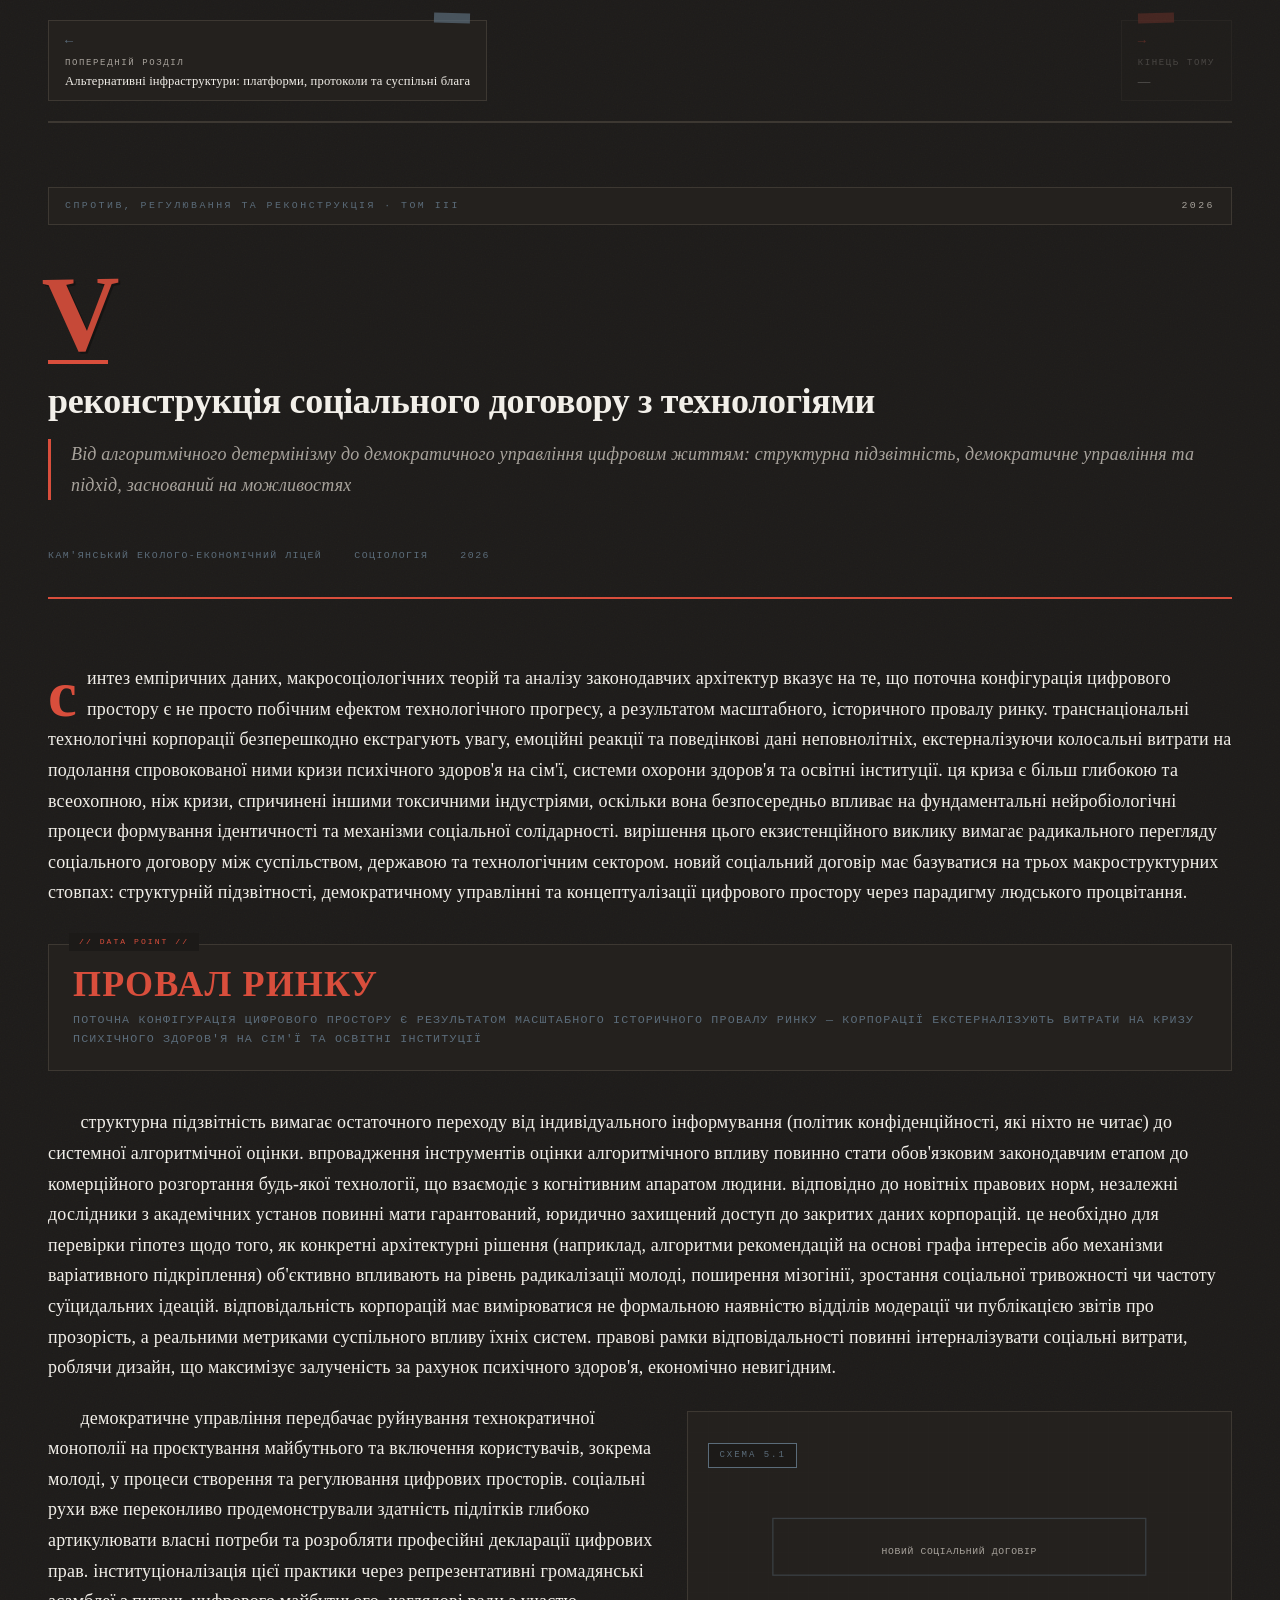
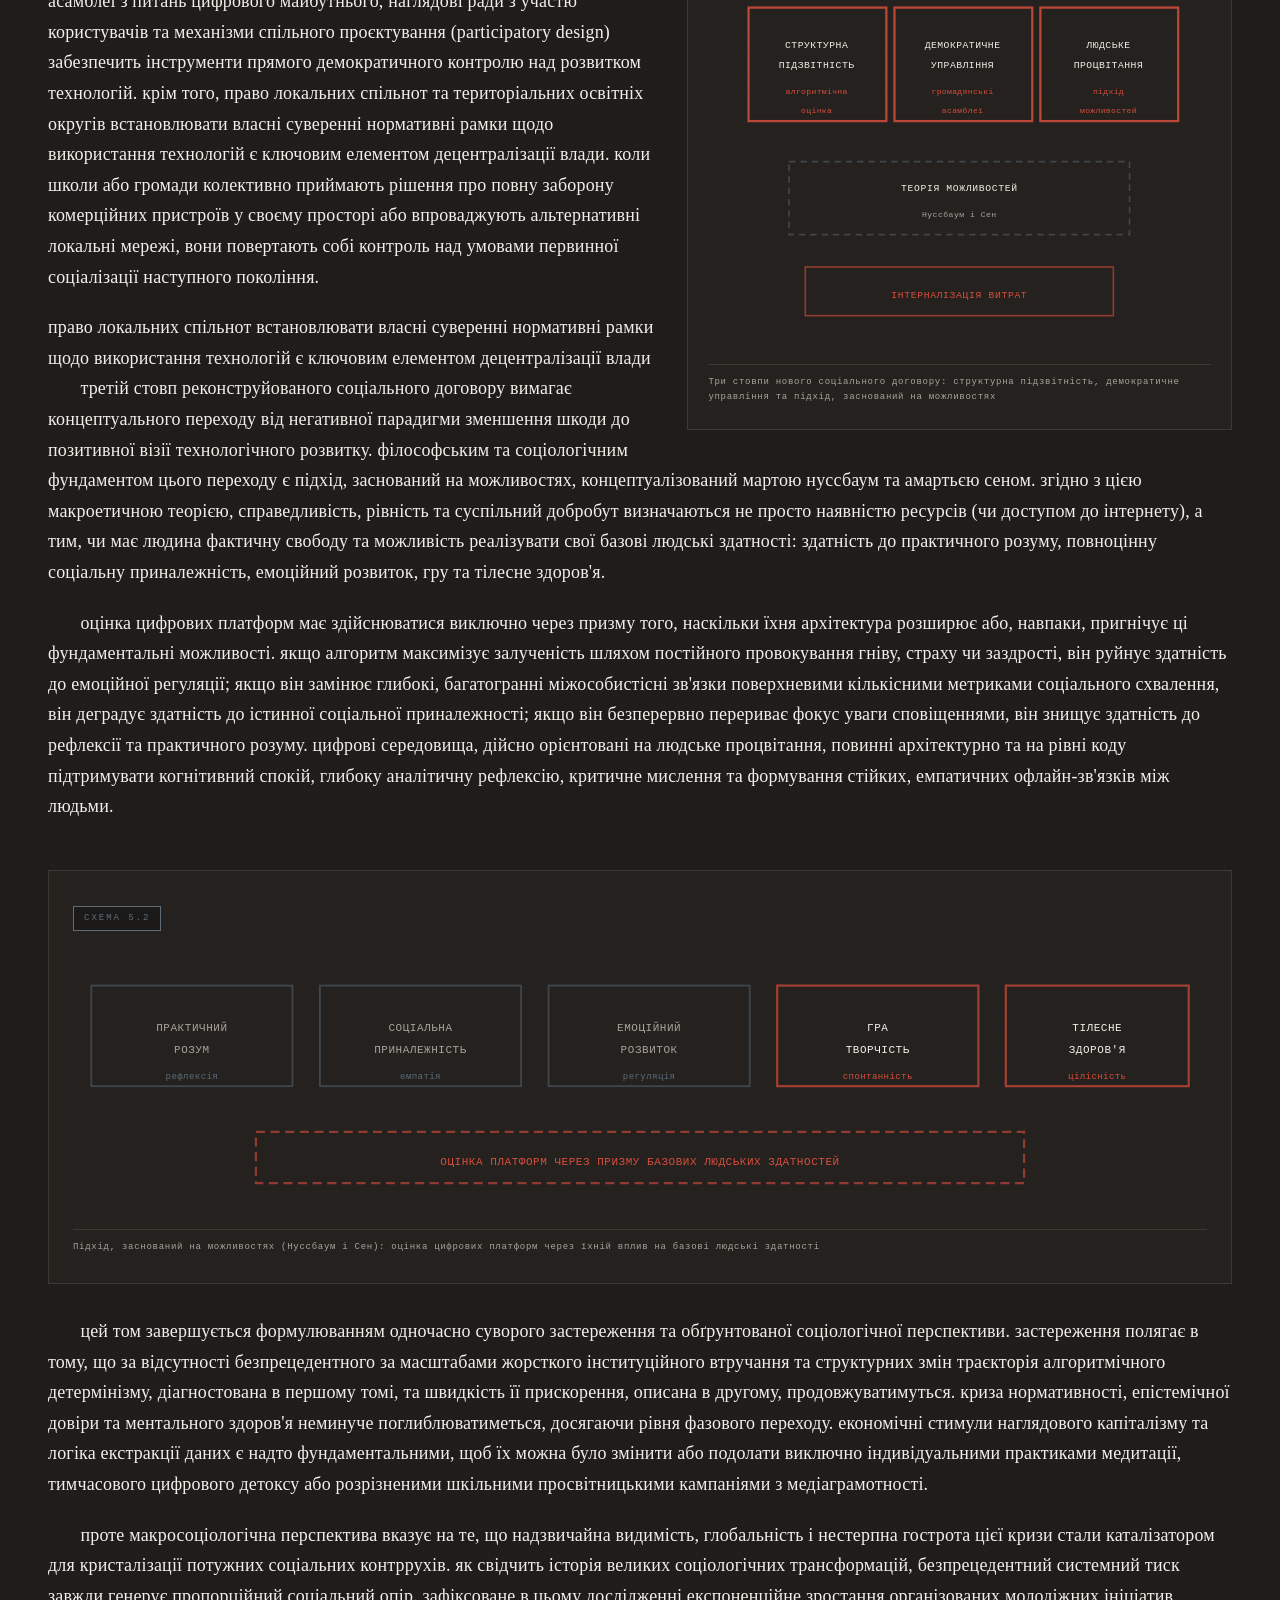
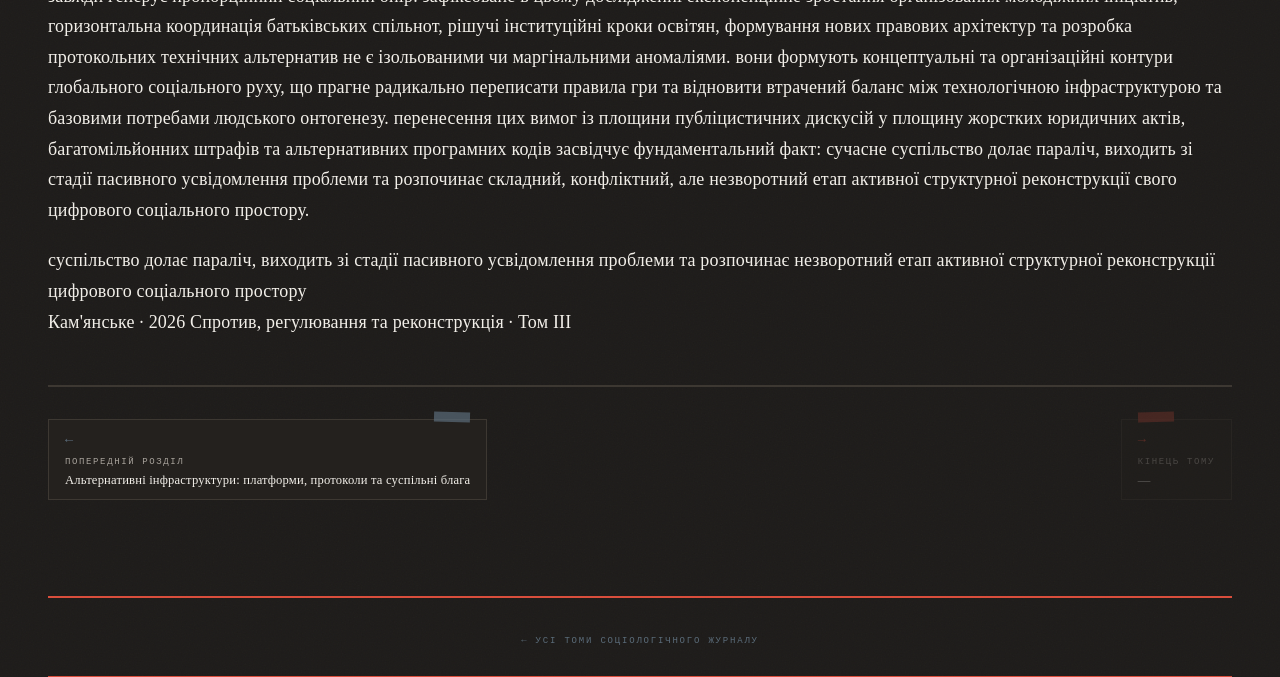
<file: reconstruction.html>
<!DOCTYPE html>
<html lang="uk">
<head>
    <meta charset="UTF-8">
    <meta name="viewport" content="width=device-width, initial-scale=1.0">
    <title>Реконструкція соціального договору з технологіями</title>
    <link rel="stylesheet" href="style.css">
</head>
<body>
    <div class="main-container">
        <nav class="chapter-navigation">
            <a href="alternatives.html" class="nav-button nav-button-back">
                <span class="nav-arrow">&larr;</span>
                <span class="nav-label">Попередній розділ</span>
                <span class="nav-chapter">Альтернативні інфраструктури: платформи, протоколи та суспільні блага</span>
            </a>
            <span class="nav-button" style="opacity: 0.3; pointer-events: none;">
                <span class="nav-arrow">&rarr;</span>
                <span class="nav-label">Кінець тому</span>
                <span class="nav-chapter">—</span>
            </span>
        </nav>

        <header class="journal-header">
            <div class="journal-masthead">
                <span>Спротив, регулювання та реконструкція · Том III</span>
                <span>2026</span>
            </div>
            <div class="chapter-number">V</div>
            <h1 class="article-title">реконструкція соціального договору з технологіями</h1>
            <div class="article-subtitle">Від алгоритмічного детермінізму до демократичного управління цифровим життям: структурна підзвітність, демократичне управління та підхід, заснований на можливостях</div>
            <div class="article-meta">
                <span>Кам'янський еколого-економічний ліцей</span>
                <span>Соціологія</span>
                <span>2026</span>
            </div>
        </header>

        <article class="journal-content">
            <p>синтез емпіричних даних, макросоціологічних теорій та аналізу законодавчих архітектур вказує на те, що поточна конфігурація цифрового простору є не просто побічним ефектом технологічного прогресу, а результатом масштабного, історичного провалу ринку. транснаціональні технологічні корпорації безперешкодно екстрагують увагу, емоційні реакції та поведінкові дані неповнолітніх, екстерналізуючи колосальні витрати на подолання спровокованої ними кризи психічного здоров'я на сім'ї, системи охорони здоров'я та освітні інституції. ця криза є більш глибокою та всеохопною, ніж кризи, спричинені іншими токсичними індустріями, оскільки вона безпосередньо впливає на фундаментальні нейробіологічні процеси формування ідентичності та механізми соціальної солідарності. вирішення цього екзистенційного виклику вимагає радикального перегляду соціального договору між суспільством, державою та технологічним сектором. новий соціальний договір має базуватися на трьох макроструктурних стовпах: структурній підзвітності, демократичному управлінні та концептуалізації цифрового простору через парадигму людського процвітання.</p>

            <div class="stat-highlight">
                <span class="stat-value">провал ринку</span>
                поточна конфігурація цифрового простору є результатом масштабного історичного провалу ринку — корпорації екстерналізують витрати на кризу психічного здоров'я на сім'ї та освітні інституції
            </div>

            <p>структурна підзвітність вимагає остаточного переходу від індивідуального інформування (політик конфіденційності, які ніхто не читає) до системної алгоритмічної оцінки. впровадження інструментів оцінки алгоритмічного впливу повинно стати обов'язковим законодавчим етапом до комерційного розгортання будь-якої технології, що взаємодіє з когнітивним апаратом людини. відповідно до новітніх правових норм, незалежні дослідники з академічних установ повинні мати гарантований, юридично захищений доступ до закритих даних корпорацій. це необхідно для перевірки гіпотез щодо того, як конкретні архітектурні рішення (наприклад, алгоритми рекомендацій на основі графа інтересів або механізми варіативного підкріплення) об'єктивно впливають на рівень радикалізації молоді, поширення мізогінії, зростання соціальної тривожності чи частоту суїцидальних ідеацій. відповідальність корпорацій має вимірюватися не формальною наявністю відділів модерації чи публікацією звітів про прозорість, а реальними метриками суспільного впливу їхніх систем. правові рамки відповідальності повинні інтерналізувати соціальні витрати, роблячи дизайн, що максимізує залученість за рахунок психічного здоров'я, економічно невигідним.</p>

            <div class="neuro-diagram scheme-placeholder" style="float: right; width: 46%; margin: 8px 0 24px 32px; padding: 24px 20px; min-height: 330px;">
                <div class="neuro-diagram-label">Схема 5.1</div>
                <svg viewBox="0 0 310 280" xmlns="http://www.w3.org/2000/svg" style="width: 100%; height: auto;">
                    <rect x="40" y="20" width="230" height="35" rx="0" fill="none" stroke="#5B6C7A" stroke-width="0.8" opacity="0.4"/>
                    <text x="155" y="42" text-anchor="middle" font-family="Fira Code, monospace" font-size="6" fill="#A8A39C" letter-spacing="0.4">НОВИЙ СОЦІАЛЬНИЙ ДОГОВІР</text>

                    <rect x="25" y="75" width="85" height="70" rx="0" fill="none" stroke="#D94E3C" stroke-width="1.4" opacity="0.85"/>
                    <text x="67" y="100" text-anchor="middle" font-family="Fira Code, monospace" font-size="6" fill="#F2EFE9" letter-spacing="0.3">СТРУКТУРНА</text>
                    <text x="67" y="112" text-anchor="middle" font-family="Fira Code, monospace" font-size="6" fill="#F2EFE9" letter-spacing="0.3">ПІДЗВІТНІСТЬ</text>
                    <text x="67" y="128" text-anchor="middle" font-family="Fira Code, monospace" font-size="5" fill="#D94E3C" letter-spacing="0.2">алгоритмічна</text>
                    <text x="67" y="140" text-anchor="middle" font-family="Fira Code, monospace" font-size="5" fill="#D94E3C" letter-spacing="0.2">оцінка</text>

                    <rect x="115" y="75" width="85" height="70" rx="0" fill="none" stroke="#D94E3C" stroke-width="1.4" opacity="0.85"/>
                    <text x="157" y="100" text-anchor="middle" font-family="Fira Code, monospace" font-size="6" fill="#F2EFE9" letter-spacing="0.3">ДЕМОКРАТИЧНЕ</text>
                    <text x="157" y="112" text-anchor="middle" font-family="Fira Code, monospace" font-size="6" fill="#F2EFE9" letter-spacing="0.3">УПРАВЛІННЯ</text>
                    <text x="157" y="128" text-anchor="middle" font-family="Fira Code, monospace" font-size="5" fill="#D94E3C" letter-spacing="0.2">громадянські</text>
                    <text x="157" y="140" text-anchor="middle" font-family="Fira Code, monospace" font-size="5" fill="#D94E3C" letter-spacing="0.2">асамблеї</text>

                    <rect x="205" y="75" width="85" height="70" rx="0" fill="none" stroke="#D94E3C" stroke-width="1.4" opacity="0.85"/>
                    <text x="247" y="100" text-anchor="middle" font-family="Fira Code, monospace" font-size="6" fill="#F2EFE9" letter-spacing="0.3">ЛЮДСЬКЕ</text>
                    <text x="247" y="112" text-anchor="middle" font-family="Fira Code, monospace" font-size="6" fill="#F2EFE9" letter-spacing="0.3">ПРОЦВІТАННЯ</text>
                    <text x="247" y="128" text-anchor="middle" font-family="Fira Code, monospace" font-size="5" fill="#D94E3C" letter-spacing="0.2">підхід</text>
                    <text x="247" y="140" text-anchor="middle" font-family="Fira Code, monospace" font-size="5" fill="#D94E3C" letter-spacing="0.2">можливостей</text>

                    <rect x="50" y="170" width="210" height="45" rx="0" fill="none" stroke="#5B6C7A" stroke-width="1" stroke-dasharray="4 3" opacity="0.5"/>
                    <text x="155" y="188" text-anchor="middle" font-family="Fira Code, monospace" font-size="6" fill="#F2EFE9" letter-spacing="0.4">ТЕОРІЯ МОЖЛИВОСТЕЙ</text>
                    <text x="155" y="204" text-anchor="middle" font-family="Fira Code, monospace" font-size="5" fill="#A8A39C" letter-spacing="0.3">Нуссбаум і Сен</text>

                    <rect x="60" y="235" width="190" height="30" rx="0" fill="none" stroke="#D94E3C" stroke-width="1" opacity="0.6"/>
                    <text x="155" y="254" text-anchor="middle" font-family="Fira Code, monospace" font-size="6" fill="#D94E3C" letter-spacing="0.4">ІНТЕРНАЛІЗАЦІЯ ВИТРАТ</text>
                </svg>
                <div class="neuro-diagram-caption">Три стовпи нового соціального договору: структурна підзвітність, демократичне управління та підхід, заснований на можливостях</div>
            </div>

            <p>демократичне управління передбачає руйнування технократичної монополії на проєктування майбутнього та включення користувачів, зокрема молоді, у процеси створення та регулювання цифрових просторів. соціальні рухи вже переконливо продемонстрували здатність підлітків глибоко артикулювати власні потреби та розробляти професійні декларації цифрових прав. інституціоналізація цієї практики через репрезентативні громадянські асамблеї з питань цифрового майбутнього, наглядові ради з участю користувачів та механізми спільного проєктування (participatory design) забезпечить інструменти прямого демократичного контролю над розвитком технологій. крім того, право локальних спільнот та територіальних освітніх округів встановлювати власні суверенні нормативні рамки щодо використання технологій є ключовим елементом децентралізації влади. коли школи або громади колективно приймають рішення про повну заборону комерційних пристроїв у своєму просторі або впроваджують альтернативні локальні мережі, вони повертають собі контроль над умовами первинної соціалізації наступного покоління.</p>

            <div class="pull-quote">
                право локальних спільнот встановлювати власні суверенні нормативні рамки щодо використання технологій є ключовим елементом децентралізації влади
            </div>

            <p>третій стовп реконструйованого соціального договору вимагає концептуального переходу від негативної парадигми зменшення шкоди до позитивної візії технологічного розвитку. філософським та соціологічним фундаментом цього переходу є підхід, заснований на можливостях, концептуалізований мартою нуссбаум та амартьєю сеном. згідно з цією макроетичною теорією, справедливість, рівність та суспільний добробут визначаються не просто наявністю ресурсів (чи доступом до інтернету), а тим, чи має людина фактичну свободу та можливість реалізувати свої базові людські здатності: здатність до практичного розуму, повноцінну соціальну приналежність, емоційний розвиток, гру та тілесне здоров'я.</p>

            <p>оцінка цифрових платформ має здійснюватися виключно через призму того, наскільки їхня архітектура розширює або, навпаки, пригнічує ці фундаментальні можливості. якщо алгоритм максимізує залученість шляхом постійного провокування гніву, страху чи заздрості, він руйнує здатність до емоційної регуляції; якщо він замінює глибокі, багатогранні міжособистісні зв'язки поверхневими кількісними метриками соціального схвалення, він деградує здатність до істинної соціальної приналежності; якщо він безперервно перериває фокус уваги сповіщеннями, він знищує здатність до рефлексії та практичного розуму. цифрові середовища, дійсно орієнтовані на людське процвітання, повинні архітектурно та на рівні коду підтримувати когнітивний спокій, глибоку аналітичну рефлексію, критичне мислення та формування стійких, емпатичних офлайн-зв'язків між людьми.</p>

            <div class="neuro-diagram scheme-placeholder scheme-clear" style="margin: 48px 0 32px 0; padding: 28px 24px; min-height: 240px;">
                <div class="neuro-diagram-label">Схема 5.2</div>
                <svg viewBox="0 0 620 140" xmlns="http://www.w3.org/2000/svg" style="width: 100%; height: auto;">
                    <rect x="10" y="20" width="110" height="55" rx="0" fill="none" stroke="#5B6C7A" stroke-width="1" opacity="0.5"/>
                    <text x="65" y="45" text-anchor="middle" font-family="Fira Code, monospace" font-size="6" fill="#A8A39C" letter-spacing="0.3">ПРАКТИЧНИЙ</text>
                    <text x="65" y="57" text-anchor="middle" font-family="Fira Code, monospace" font-size="6" fill="#A8A39C" letter-spacing="0.3">РОЗУМ</text>
                    <text x="65" y="71" text-anchor="middle" font-family="Fira Code, monospace" font-size="5" fill="#5B6C7A" letter-spacing="0.2">рефлексія</text>

                    <rect x="135" y="20" width="110" height="55" rx="0" fill="none" stroke="#5B6C7A" stroke-width="1" opacity="0.5"/>
                    <text x="190" y="45" text-anchor="middle" font-family="Fira Code, monospace" font-size="6" fill="#A8A39C" letter-spacing="0.3">СОЦІАЛЬНА</text>
                    <text x="190" y="57" text-anchor="middle" font-family="Fira Code, monospace" font-size="6" fill="#A8A39C" letter-spacing="0.3">ПРИНАЛЕЖНІСТЬ</text>
                    <text x="190" y="71" text-anchor="middle" font-family="Fira Code, monospace" font-size="5" fill="#5B6C7A" letter-spacing="0.2">емпатія</text>

                    <rect x="260" y="20" width="110" height="55" rx="0" fill="none" stroke="#5B6C7A" stroke-width="1" opacity="0.5"/>
                    <text x="315" y="45" text-anchor="middle" font-family="Fira Code, monospace" font-size="6" fill="#A8A39C" letter-spacing="0.3">ЕМОЦІЙНИЙ</text>
                    <text x="315" y="57" text-anchor="middle" font-family="Fira Code, monospace" font-size="6" fill="#A8A39C" letter-spacing="0.3">РОЗВИТОК</text>
                    <text x="315" y="71" text-anchor="middle" font-family="Fira Code, monospace" font-size="5" fill="#5B6C7A" letter-spacing="0.2">регуляція</text>

                    <rect x="385" y="20" width="110" height="55" rx="0" fill="none" stroke="#D94E3C" stroke-width="1.2" opacity="0.7"/>
                    <text x="440" y="45" text-anchor="middle" font-family="Fira Code, monospace" font-size="6" fill="#F2EFE9" letter-spacing="0.3">ГРА</text>
                    <text x="440" y="57" text-anchor="middle" font-family="Fira Code, monospace" font-size="6" fill="#F2EFE9" letter-spacing="0.3">ТВОРЧІСТЬ</text>
                    <text x="440" y="71" text-anchor="middle" font-family="Fira Code, monospace" font-size="5" fill="#D94E3C" letter-spacing="0.2">спонтанність</text>

                    <rect x="510" y="20" width="100" height="55" rx="0" fill="none" stroke="#D94E3C" stroke-width="1.2" opacity="0.7"/>
                    <text x="560" y="45" text-anchor="middle" font-family="Fira Code, monospace" font-size="6" fill="#F2EFE9" letter-spacing="0.3">ТІЛЕСНЕ</text>
                    <text x="560" y="57" text-anchor="middle" font-family="Fira Code, monospace" font-size="6" fill="#F2EFE9" letter-spacing="0.3">ЗДОРОВ'Я</text>
                    <text x="560" y="71" text-anchor="middle" font-family="Fira Code, monospace" font-size="5" fill="#D94E3C" letter-spacing="0.2">цілісність</text>

                    <rect x="100" y="100" width="420" height="28" rx="0" fill="none" stroke="#D94E3C" stroke-width="1.2" stroke-dasharray="5 3" opacity="0.6"/>
                    <text x="310" y="118" text-anchor="middle" font-family="Fira Code, monospace" font-size="6" fill="#D94E3C" letter-spacing="0.3">ОЦІНКА ПЛАТФОРМ ЧЕРЕЗ ПРИЗМУ БАЗОВИХ ЛЮДСЬКИХ ЗДАТНОСТЕЙ</text>
                </svg>
                <div class="neuro-diagram-caption">Підхід, заснований на можливостях (Нуссбаум і Сен): оцінка цифрових платформ через їхній вплив на базові людські здатності</div>
            </div>

            <p>цей том завершується формулюванням одночасно суворого застереження та обґрунтованої соціологічної перспективи. застереження полягає в тому, що за відсутності безпрецедентного за масштабами жорсткого інституційного втручання та структурних змін траєкторія алгоритмічного детермінізму, діагностована в першому томі, та швидкість її прискорення, описана в другому, продовжуватимуться. криза нормативності, епістемічної довіри та ментального здоров'я неминуче поглиблюватиметься, досягаючи рівня фазового переходу. економічні стимули наглядового капіталізму та логіка екстракції даних є надто фундаментальними, щоб їх можна було змінити або подолати виключно індивідуальними практиками медитації, тимчасового цифрового детоксу або розрізненими шкільними просвітницькими кампаніями з медіаграмотності.</p>

            <p>проте макросоціологічна перспектива вказує на те, що надзвичайна видимість, глобальність і нестерпна гострота цієї кризи стали каталізатором для кристалізації потужних соціальних контррухів. як свідчить історія великих соціологічних трансформацій, безпрецедентний системний тиск завжди генерує пропорційний соціальний опір. зафіксоване в цьому дослідженні експоненційне зростання організованих молодіжних ініціатив, горизонтальна координація батьківських спільнот, рішучі інституційні кроки освітян, формування нових правових архітектур та розробка протокольних технічних альтернатив не є ізольованими чи маргінальними аномаліями. вони формують концептуальні та організаційні контури глобального соціального руху, що прагне радикально переписати правила гри та відновити втрачений баланс між технологічною інфраструктурою та базовими потребами людського онтогенезу. перенесення цих вимог із площини публіцистичних дискусій у площину жорстких юридичних актів, багатомільйонних штрафів та альтернативних програмних кодів засвідчує фундаментальний факт: сучасне суспільство долає параліч, виходить зі стадії пасивного усвідомлення проблеми та розпочинає складний, конфліктний, але незворотний етап активної структурної реконструкції свого цифрового соціального простору.</p>

            <div class="pull-quote">
                суспільство долає параліч, виходить зі стадії пасивного усвідомлення проблеми та розпочинає незворотний етап активної структурної реконструкції цифрового соціального простору
            </div>
        </article>

        <footer class="journal-footer">
            <span>Кам'янське · 2026</span>
            <span>Спротив, регулювання та реконструкція · Том III</span>
        </footer>

        <nav class="chapter-navigation-bottom">
            <a href="alternatives.html" class="nav-button nav-button-back">
                <span class="nav-arrow">&larr;</span>
                <span class="nav-label">Попередній розділ</span>
                <span class="nav-chapter">Альтернативні інфраструктури: платформи, протоколи та суспільні блага</span>
            </a>
            <span class="nav-button" style="opacity: 0.3; pointer-events: none;">
                <span class="nav-arrow">&rarr;</span>
                <span class="nav-label">Кінець тому</span>
                <span class="nav-chapter">—</span>
            </span>
        </nav>
         <div style="text-align: center; margin-top: 48px; padding: 24px 0; border-top: 2px solid var(--accent-red); border-bottom: 2px solid var(--accent-red);">
            <a href="tome.html" style="font-family: 'Fira Code', monospace; font-size: 0.5rem; letter-spacing: 0.2em; text-transform: uppercase; color: var(--accent-blue-grey); text-decoration: none; transition: color 0.2s;" onmouseover="this.style.color='var(--accent-red)'" onmouseout="this.style.color='var(--accent-blue-grey)'">
                ← Усі томи соціологічного журналу
            </a>
        </div>
    </div>
</body>
</html>
</file>
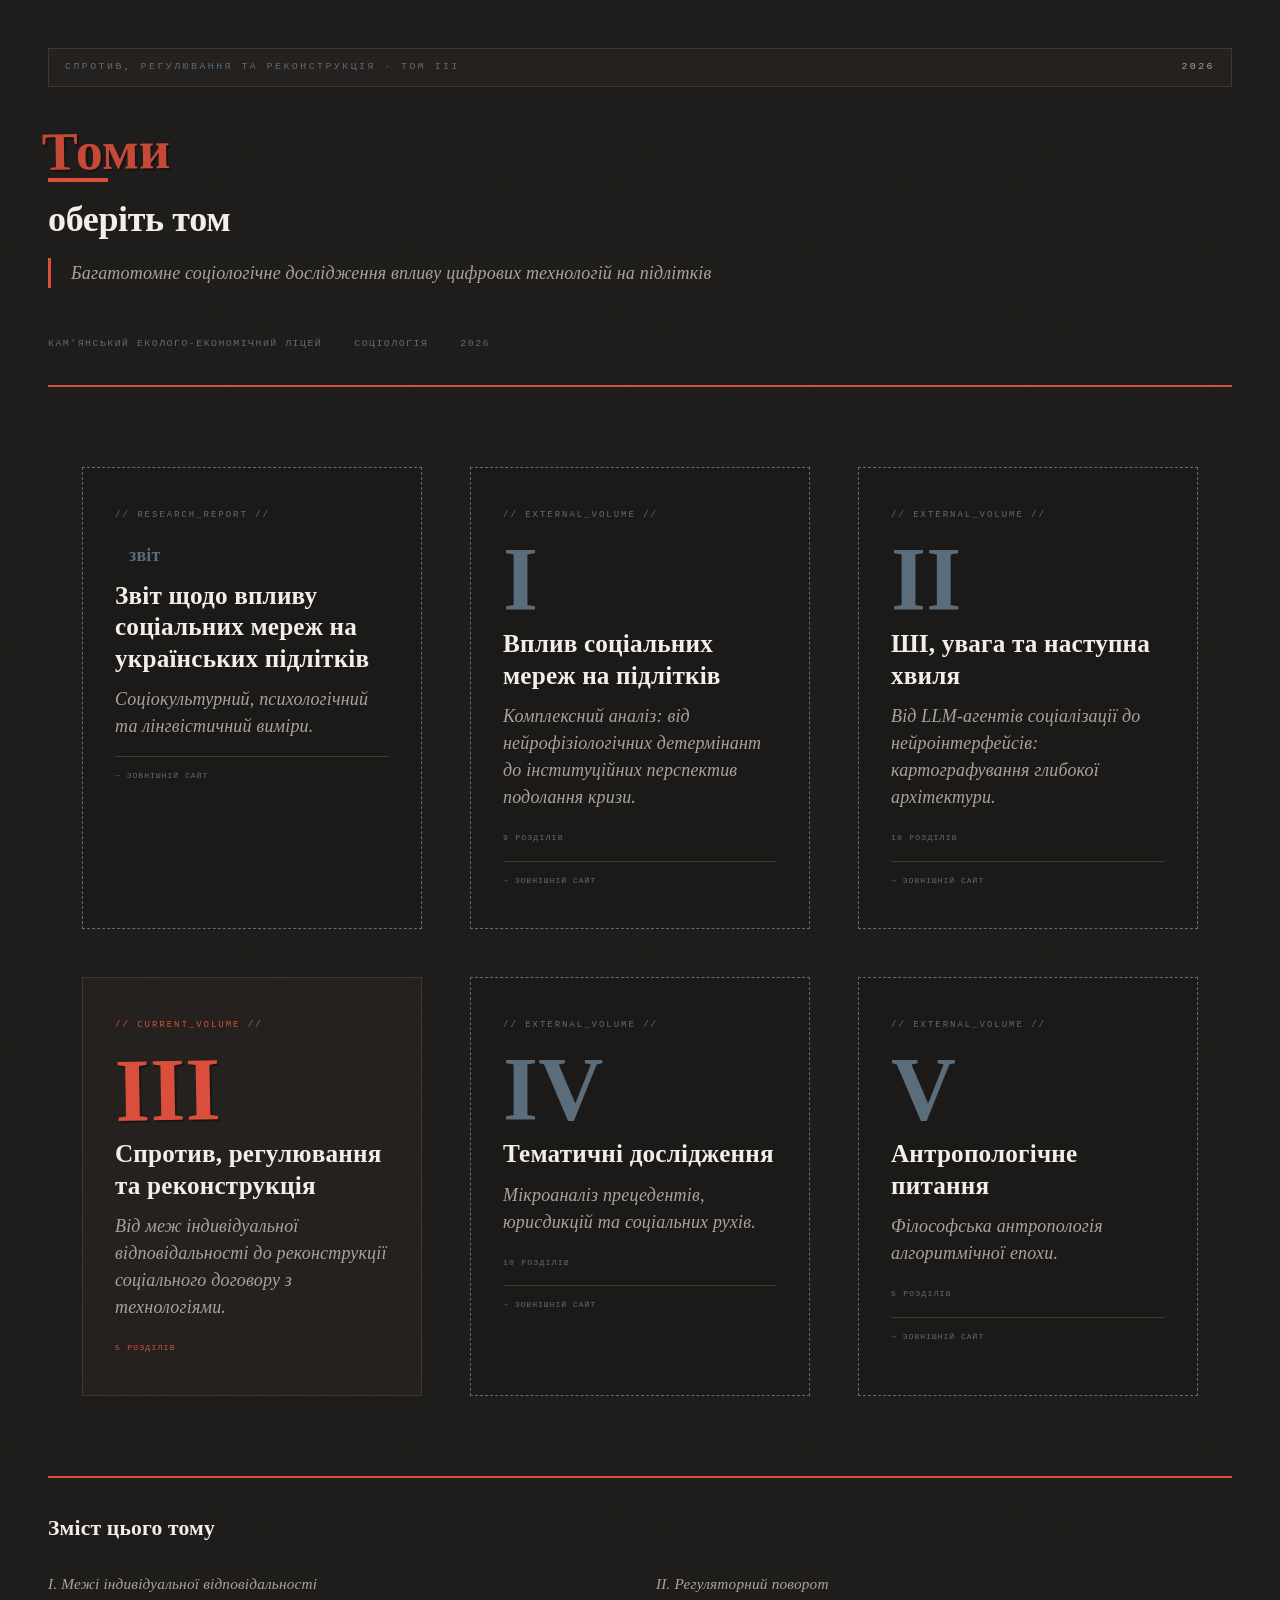
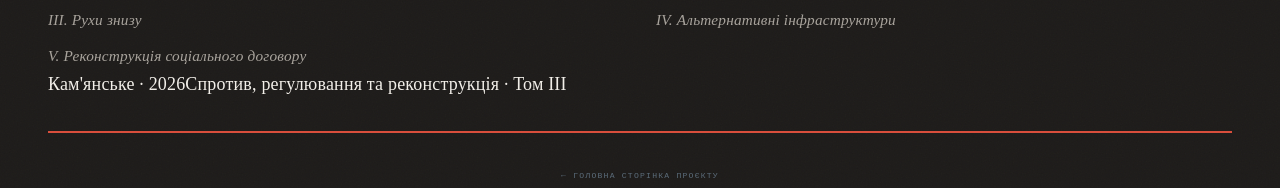
<file: tome.html>
<!DOCTYPE html>
<html lang="uk">
<head>
    <meta charset="UTF-8">
    <meta name="viewport" content="width=device-width, initial-scale=1.0">
    <title>Спротив, регулювання та реконструкція — Усі томи</title>
    <link rel="stylesheet" href="style.css">
    <style>
        .tomes-grid { display: flex; gap: 48px; justify-content: center; margin: 80px 0; flex-wrap: wrap; }
        .tome-card { flex: 0 1 340px; padding: 40px 32px; text-decoration: none; position: relative; transition: all 0.2s ease; border: 1px solid var(--rule-stamp); background: var(--bg-document); }
        .tome-card:hover { transform: translateY(-4px); border-color: var(--accent-red); }
        .tome-card-tag { font-family: 'Fira Code', monospace; font-size: 0.5rem; letter-spacing: 0.22em; text-transform: uppercase; color: var(--accent-red); margin-bottom: 16px; }
        .tome-card-number { font-family: 'Bitter', serif; font-size: 5rem; font-weight: 800; color: var(--accent-red); line-height: 0.9; margin-bottom: 8px; text-shadow: 2px 2px 0 rgba(0,0,0,0.3); transform: rotate(-1deg); display: inline-block; }
        .tome-card-title { font-family: 'Bitter', serif; font-size: 1.4rem; font-weight: 700; color: var(--text-paper); margin-bottom: 12px; line-height: 1.25; }
        .tome-card-desc { font-family: 'Source Serif 4', serif; font-size: 1rem; color: var(--text-dim); font-style: italic; line-height: 1.5; }
        .tome-card-external { border-style: dashed; border-color: var(--accent-blue-grey); background: var(--bg-press); }
        .tome-card-external:hover { border-color: var(--accent-red); }
        .tome-card-external .tome-card-tag { color: var(--accent-blue-grey); }
        .tome-external-note { font-family: 'Fira Code', monospace; font-size: 0.45rem; letter-spacing: 0.12em; text-transform: uppercase; color: var(--accent-blue-grey); margin-top: 16px; padding-top: 12px; border-top: 1px solid var(--rule-stamp); }
    </style>
</head>
<body>
    <div class="main-container">
        <header class="journal-header">
            <div class="journal-masthead"><span>Спротив, регулювання та реконструкція · Том III</span><span>2026</span></div>
            <div class="chapter-number" style="font-size: 3rem;">Томи</div>
            <h1 class="article-title">оберіть том</h1>
            <div class="article-subtitle">Багатотомне соціологічне дослідження впливу цифрових технологій на підлітків</div>
            <div class="article-meta"><span>Кам'янський еколого-економічний ліцей</span><span>Соціологія</span><span>2026</span></div>
        </header>
        <div class="tomes-grid">
            <a href="https://jjjjkek018-create.github.io/report/index.html" class="tome-card tome-card-external">
    <div class="tome-card-tag">// RESEARCH_REPORT //</div>
    <div class="tome-card-number" style="color: var(--accent-blue-grey); text-shadow: none; transform: none; font-size: 1rem; display: inline-block; padding: 8px 14px;">звіт</div>
    <div class="tome-card-title">Звіт щодо впливу соціальних мереж на українських підлітків</div>
    <div class="tome-card-desc">Соціокультурний, психологічний та лінгвістичний виміри.</div>
    <div class="tome-external-note">→ зовнішній сайт</div>
</a>
            <a href="https://jjjjkek018-create.github.io/sociology/index.html" class="tome-card tome-card-external">
                <div class="tome-card-tag">// EXTERNAL_VOLUME //</div>
                <div class="tome-card-number" style="color: var(--accent-blue-grey); text-shadow: none; transform: none;">I</div>
                <div class="tome-card-title">Вплив соціальних мереж на підлітків</div>
                <div class="tome-card-desc">Комплексний аналіз: від нейрофізіологічних детермінант до інституційних перспектив подолання кризи.</div>
                <div style="font-family: 'Fira Code', monospace; font-size: 0.45rem; letter-spacing: 0.15em; color: var(--accent-blue-grey); margin-top: 20px; text-transform: uppercase;">9 розділів</div>
                <div class="tome-external-note">→ зовнішній сайт</div>
            </a>
            <a href="https://jjjjkek018-create.github.io/ai-effects/index.html" class="tome-card tome-card-external">
                <div class="tome-card-tag">// EXTERNAL_VOLUME //</div>
                <div class="tome-card-number" style="color: var(--accent-blue-grey); text-shadow: none; transform: none;">II</div>
                <div class="tome-card-title">ШІ, увага та наступна хвиля</div>
                <div class="tome-card-desc">Від LLM-агентів соціалізації до нейроінтерфейсів: картографування глибокої архітектури.</div>
                <div style="font-family: 'Fira Code', monospace; font-size: 0.45rem; letter-spacing: 0.15em; color: var(--accent-blue-grey); margin-top: 20px; text-transform: uppercase;">10 розділів</div>
                <div class="tome-external-note">→ зовнішній сайт</div>
            </a>
            <a href="index.html" class="tome-card">
                <div class="tome-card-tag">// CURRENT_VOLUME //</div>
                <div class="tome-card-number">III</div>
                <div class="tome-card-title">Спротив, регулювання та реконструкція</div>
                <div class="tome-card-desc">Від меж індивідуальної відповідальності до реконструкції соціального договору з технологіями.</div>
                <div style="font-family: 'Fira Code', monospace; font-size: 0.45rem; letter-spacing: 0.15em; color: var(--accent-red); margin-top: 20px; text-transform: uppercase;">5 розділів</div>
            </a>
            <a href="https://jjjjkek018-create.github.io/case-studies/index.html" class="tome-card tome-card-external">
                <div class="tome-card-tag">// EXTERNAL_VOLUME //</div>
                <div class="tome-card-number" style="color: var(--accent-blue-grey); text-shadow: none; transform: none;">IV</div>
                <div class="tome-card-title">Тематичні дослідження</div>
                <div class="tome-card-desc">Мікроаналіз прецедентів, юрисдикцій та соціальних рухів.</div>
                <div style="font-family: 'Fira Code', monospace; font-size: 0.45rem; letter-spacing: 0.15em; color: var(--accent-blue-grey); margin-top: 20px; text-transform: uppercase;">10 розділів</div>
                <div class="tome-external-note">→ зовнішній сайт</div>
            </a>
            <a href="https://jjjjkek018-create.github.io/anthropological-question/index.html" class="tome-card tome-card-external">
                <div class="tome-card-tag">// EXTERNAL_VOLUME //</div>
                <div class="tome-card-number" style="color: var(--accent-blue-grey); text-shadow: none; transform: none;">V</div>
                <div class="tome-card-title">Антропологічне питання</div>
                <div class="tome-card-desc">Філософська антропологія алгоритмічної епохи.</div>
                <div style="font-family: 'Fira Code', monospace; font-size: 0.45rem; letter-spacing: 0.15em; color: var(--accent-blue-grey); margin-top: 20px; text-transform: uppercase;">5 розділів</div>
                <div class="tome-external-note">→ зовнішній сайт</div>
            </a>
        </div>
        <div style="margin-top: 64px; padding-top: 32px; border-top: 2px solid var(--accent-red);">
            <h2 style="font-family: 'Bitter', serif; font-size: 1.2rem; font-weight: 700; color: var(--text-paper); margin-bottom: 24px;">Зміст цього тому</h2>
            <div style="display: grid; grid-template-columns: 1fr 1fr; gap: 10px 32px;">
                <a href="index.html" style="font-family: 'Source Serif 4', serif; color: var(--text-dim); text-decoration: none; font-style: italic; font-size: 0.85rem;">I. Межі індивідуальної відповідальності</a>
                <a href="turn.html" style="font-family: 'Source Serif 4', serif; color: var(--text-dim); text-decoration: none; font-style: italic; font-size: 0.85rem;">II. Регуляторний поворот</a>
                <a href="movements.html" style="font-family: 'Source Serif 4', serif; color: var(--text-dim); text-decoration: none; font-style: italic; font-size: 0.85rem;">III. Рухи знизу</a>
                <a href="alternatives.html" style="font-family: 'Source Serif 4', serif; color: var(--text-dim); text-decoration: none; font-style: italic; font-size: 0.85rem;">IV. Альтернативні інфраструктури</a>
                <a href="reconstruction.html" style="font-family: 'Source Serif 4', serif; color: var(--text-dim); text-decoration: none; font-style: italic; font-size: 0.85rem;">V. Реконструкція соціального договору</a>
            </div>
        </div>
        <footer class="journal-footer"><span>Кам'янське · 2026</span><span>Спротив, регулювання та реконструкція · Том III</span></footer>
        <div style="text-align: center; margin-top: 32px; padding-top: 24px; border-top: 2px solid var(--accent-red);">
    <a href="https://jjjjkek018-create.github.io" style="font-family: 'Fira Code', monospace; font-size: 0.45rem; letter-spacing: 0.15em; text-transform: uppercase; color: var(--accent-blue-grey); text-decoration: none;">← головна сторінка проєкту</a>
</div>
    </div>
</body>
</html>
</file>
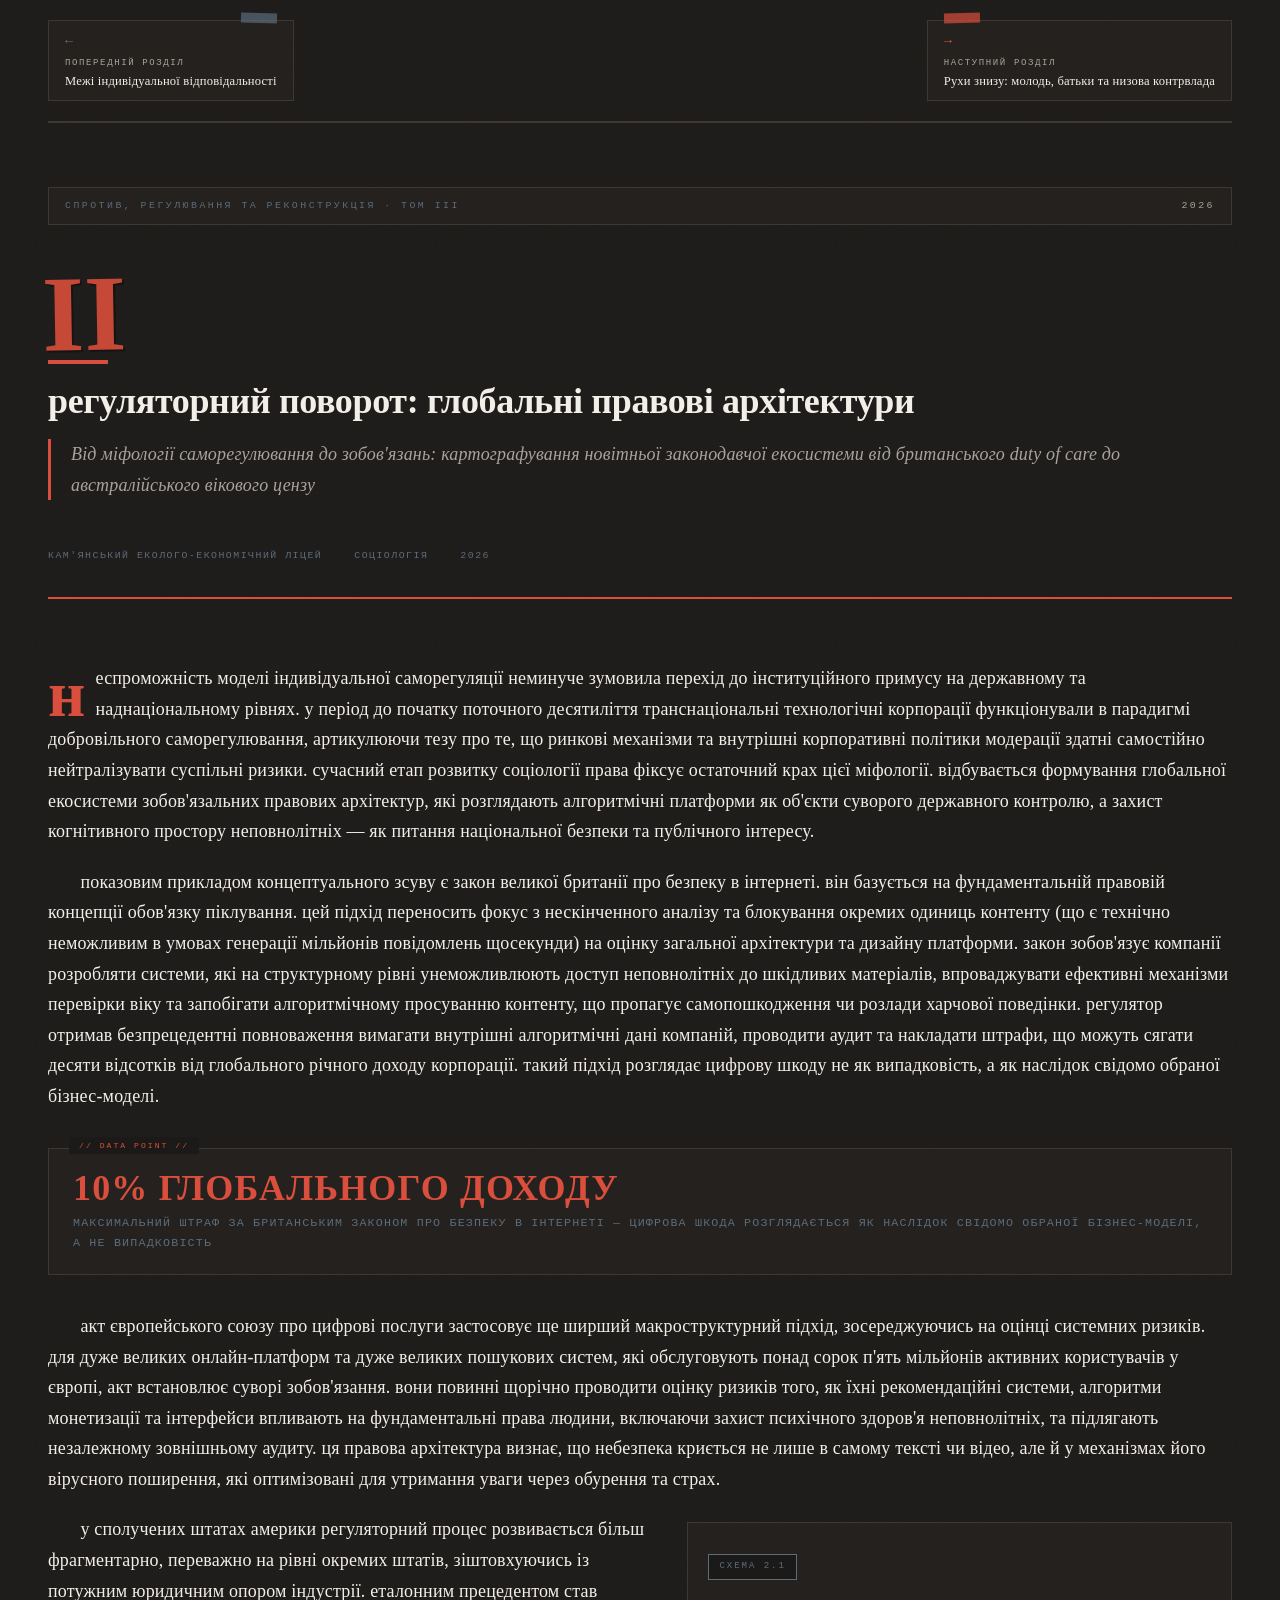
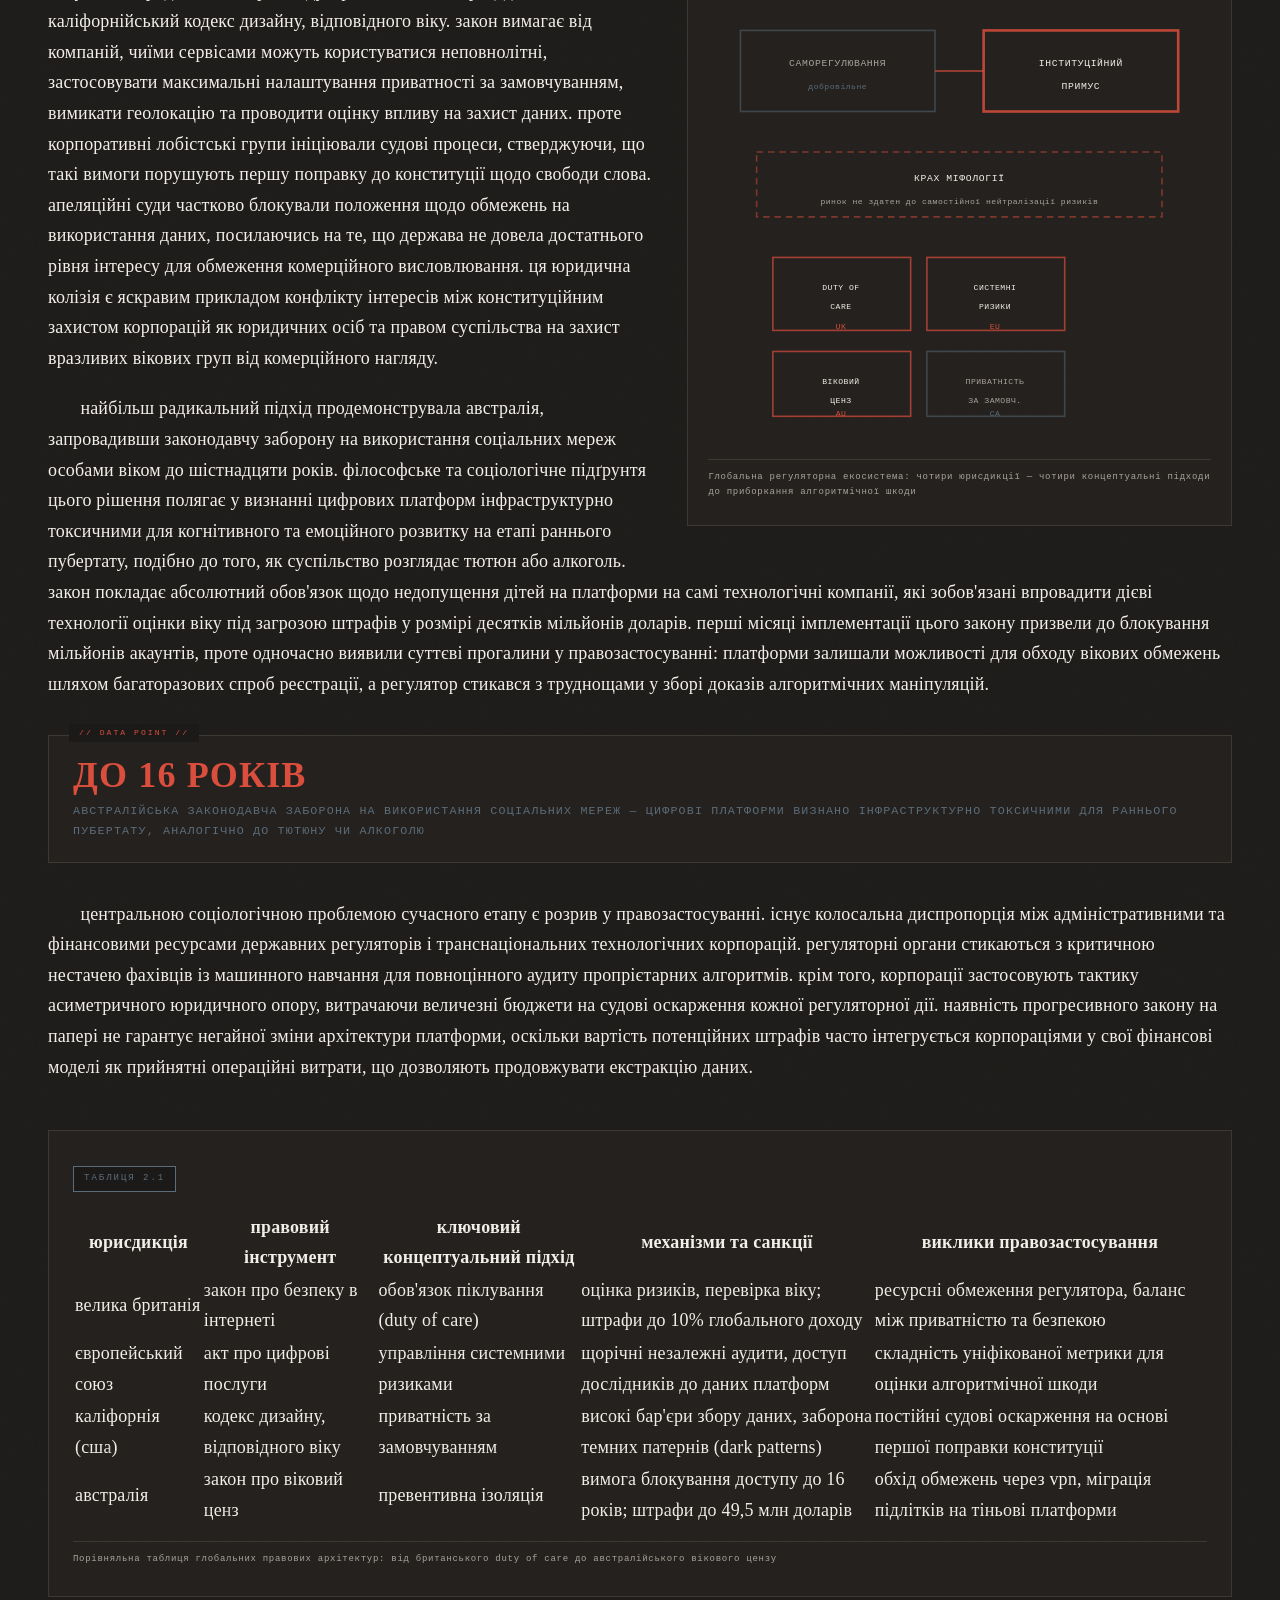
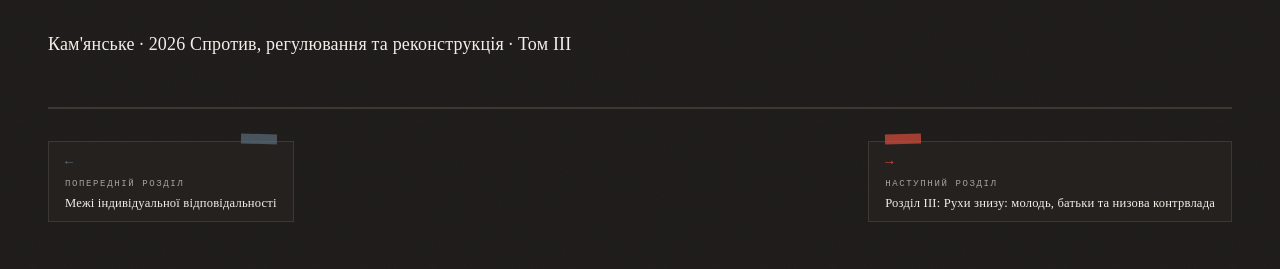
<file: turn.html>
<!DOCTYPE html>
<html lang="uk">
<head>
    <meta charset="UTF-8">
    <meta name="viewport" content="width=device-width, initial-scale=1.0">
    <title>Регуляторний поворот: глобальні правові архітектури</title>
    <link rel="stylesheet" href="style.css">
</head>
<body>
    <div class="main-container">
        <nav class="chapter-navigation">
            <a href="index.html" class="nav-button nav-button-back">
                <span class="nav-arrow">&larr;</span>
                <span class="nav-label">Попередній розділ</span>
                <span class="nav-chapter">Межі індивідуальної відповідальності</span>
            </a>
            <a href="movements.html" class="nav-button">
                <span class="nav-arrow">&rarr;</span>
                <span class="nav-label">Наступний розділ</span>
                <span class="nav-chapter">Рухи знизу: молодь, батьки та низова контрвлада</span>
            </a>
        </nav>

        <header class="journal-header">
            <div class="journal-masthead">
                <span>Спротив, регулювання та реконструкція · Том III</span>
                <span>2026</span>
            </div>
            <div class="chapter-number">II</div>
            <h1 class="article-title">регуляторний поворот: глобальні правові архітектури</h1>
            <div class="article-subtitle">Від міфології саморегулювання до зобов'язань: картографування новітньої законодавчої екосистеми від британського duty of care до австралійського вікового цензу</div>
            <div class="article-meta">
                <span>Кам'янський еколого-економічний ліцей</span>
                <span>Соціологія</span>
                <span>2026</span>
            </div>
        </header>

        <article class="journal-content">
            <p>неспроможність моделі індивідуальної саморегуляції неминуче зумовила перехід до інституційного примусу на державному та наднаціональному рівнях. у період до початку поточного десятиліття транснаціональні технологічні корпорації функціонували в парадигмі добровільного саморегулювання, артикулюючи тезу про те, що ринкові механізми та внутрішні корпоративні політики модерації здатні самостійно нейтралізувати суспільні ризики. сучасний етап розвитку соціології права фіксує остаточний крах цієї міфології. відбувається формування глобальної екосистеми зобов'язальних правових архітектур, які розглядають алгоритмічні платформи як об'єкти суворого державного контролю, а захист когнітивного простору неповнолітніх — як питання національної безпеки та публічного інтересу.</p>

            <p>показовим прикладом концептуального зсуву є закон великої британії про безпеку в інтернеті. він базується на фундаментальній правовій концепції обов'язку піклування. цей підхід переносить фокус з нескінченного аналізу та блокування окремих одиниць контенту (що є технічно неможливим в умовах генерації мільйонів повідомлень щосекунди) на оцінку загальної архітектури та дизайну платформи. закон зобов'язує компанії розробляти системи, які на структурному рівні унеможливлюють доступ неповнолітніх до шкідливих матеріалів, впроваджувати ефективні механізми перевірки віку та запобігати алгоритмічному просуванню контенту, що пропагує самопошкодження чи розлади харчової поведінки. регулятор отримав безпрецедентні повноваження вимагати внутрішні алгоритмічні дані компаній, проводити аудит та накладати штрафи, що можуть сягати десяти відсотків від глобального річного доходу корпорації. такий підхід розглядає цифрову шкоду не як випадковість, а як наслідок свідомо обраної бізнес-моделі.</p>

            <div class="stat-highlight">
                <span class="stat-value">10% глобального доходу</span>
                максимальний штраф за британським законом про безпеку в інтернеті — цифрова шкода розглядається як наслідок свідомо обраної бізнес-моделі, а не випадковість
            </div>

            <p>акт європейського союзу про цифрові послуги застосовує ще ширший макроструктурний підхід, зосереджуючись на оцінці системних ризиків. для дуже великих онлайн-платформ та дуже великих пошукових систем, які обслуговують понад сорок п'ять мільйонів активних користувачів у європі, акт встановлює суворі зобов'язання. вони повинні щорічно проводити оцінку ризиків того, як їхні рекомендаційні системи, алгоритми монетизації та інтерфейси впливають на фундаментальні права людини, включаючи захист психічного здоров'я неповнолітніх, та підлягають незалежному зовнішньому аудиту. ця правова архітектура визнає, що небезпека криється не лише в самому тексті чи відео, але й у механізмах його вірусного поширення, які оптимізовані для утримання уваги через обурення та страх.</p>

            <div class="neuro-diagram scheme-placeholder" style="float: right; width: 46%; margin: 8px 0 24px 32px; padding: 24px 20px; min-height: 320px;">
                <div class="neuro-diagram-label">Схема 2.1</div>
                <svg viewBox="0 0 310 270" xmlns="http://www.w3.org/2000/svg" style="width: 100%; height: auto;">
                    <rect x="20" y="20" width="120" height="50" rx="0" fill="none" stroke="#5B6C7A" stroke-width="1" opacity="0.5"/>
                    <text x="80" y="42" text-anchor="middle" font-family="Fira Code, monospace" font-size="6" fill="#A8A39C" letter-spacing="0.4">САМОРЕГУЛЮВАННЯ</text>
                    <text x="80" y="56" text-anchor="middle" font-family="Fira Code, monospace" font-size="5" fill="#5B6C7A" letter-spacing="0.3">добровільне</text>

                    <rect x="170" y="20" width="120" height="50" rx="0" fill="none" stroke="#D94E3C" stroke-width="1.6" opacity="0.85"/>
                    <text x="230" y="42" text-anchor="middle" font-family="Fira Code, monospace" font-size="6" fill="#F2EFE9" letter-spacing="0.4">ІНСТИТУЦІЙНИЙ</text>
                    <text x="230" y="56" text-anchor="middle" font-family="Fira Code, monospace" font-size="6" fill="#F2EFE9" letter-spacing="0.4">ПРИМУС</text>

                    <line x1="140" y1="45" x2="170" y2="45" stroke="#D94E3C" stroke-width="1.2" opacity="0.6"/>

                    <rect x="30" y="95" width="250" height="40" rx="0" fill="none" stroke="#D94E3C" stroke-width="1" stroke-dasharray="4 3" opacity="0.5"/>
                    <text x="155" y="113" text-anchor="middle" font-family="Fira Code, monospace" font-size="6" fill="#F2EFE9" letter-spacing="0.4">КРАХ МІФОЛОГІЇ</text>
                    <text x="155" y="127" text-anchor="middle" font-family="Fira Code, monospace" font-size="5" fill="#A8A39C" letter-spacing="0.3">ринок не здатен до самостійної нейтралізації ризиків</text>

                    <rect x="40" y="160" width="85" height="45" rx="0" fill="none" stroke="#D94E3C" stroke-width="1" opacity="0.7"/>
                    <text x="82" y="180" text-anchor="middle" font-family="Fira Code, monospace" font-size="5" fill="#F2EFE9" letter-spacing="0.3">DUTY OF</text>
                    <text x="82" y="192" text-anchor="middle" font-family="Fira Code, monospace" font-size="5" fill="#F2EFE9" letter-spacing="0.3">CARE</text>
                    <text x="82" y="204" text-anchor="middle" font-family="Fira Code, monospace" font-size="5" fill="#D94E3C" letter-spacing="0.3">UK</text>

                    <rect x="135" y="160" width="85" height="45" rx="0" fill="none" stroke="#D94E3C" stroke-width="1" opacity="0.7"/>
                    <text x="177" y="180" text-anchor="middle" font-family="Fira Code, monospace" font-size="5" fill="#F2EFE9" letter-spacing="0.3">СИСТЕМНІ</text>
                    <text x="177" y="192" text-anchor="middle" font-family="Fira Code, monospace" font-size="5" fill="#F2EFE9" letter-spacing="0.3">РИЗИКИ</text>
                    <text x="177" y="204" text-anchor="middle" font-family="Fira Code, monospace" font-size="5" fill="#D94E3C" letter-spacing="0.3">EU</text>

                    <rect x="40" y="218" width="85" height="40" rx="0" fill="none" stroke="#D94E3C" stroke-width="1" opacity="0.7"/>
                    <text x="82" y="238" text-anchor="middle" font-family="Fira Code, monospace" font-size="5" fill="#F2EFE9" letter-spacing="0.3">ВІКОВИЙ</text>
                    <text x="82" y="250" text-anchor="middle" font-family="Fira Code, monospace" font-size="5" fill="#F2EFE9" letter-spacing="0.3">ЦЕНЗ</text>
                    <text x="82" y="258" text-anchor="middle" font-family="Fira Code, monospace" font-size="5" fill="#D94E3C" letter-spacing="0.2">AU</text>

                    <rect x="135" y="218" width="85" height="40" rx="0" fill="none" stroke="#5B6C7A" stroke-width="1" opacity="0.5"/>
                    <text x="177" y="238" text-anchor="middle" font-family="Fira Code, monospace" font-size="5" fill="#A8A39C" letter-spacing="0.3">ПРИВАТНІСТЬ</text>
                    <text x="177" y="250" text-anchor="middle" font-family="Fira Code, monospace" font-size="5" fill="#A8A39C" letter-spacing="0.3">ЗА ЗАМОВЧ.</text>
                    <text x="177" y="258" text-anchor="middle" font-family="Fira Code, monospace" font-size="5" fill="#5B6C7A" letter-spacing="0.2">CA</text>
                </svg>
                <div class="neuro-diagram-caption">Глобальна регуляторна екосистема: чотири юрисдикції — чотири концептуальні підходи до приборкання алгоритмічної шкоди</div>
            </div>

            <p>у сполучених штатах америки регуляторний процес розвивається більш фрагментарно, переважно на рівні окремих штатів, зіштовхуючись із потужним юридичним опором індустрії. еталонним прецедентом став каліфорнійський кодекс дизайну, відповідного віку. закон вимагає від компаній, чиїми сервісами можуть користуватися неповнолітні, застосовувати максимальні налаштування приватності за замовчуванням, вимикати геолокацію та проводити оцінку впливу на захист даних. проте корпоративні лобістські групи ініціювали судові процеси, стверджуючи, що такі вимоги порушують першу поправку до конституції щодо свободи слова. апеляційні суди частково блокували положення щодо обмежень на використання даних, посилаючись на те, що держава не довела достатнього рівня інтересу для обмеження комерційного висловлювання. ця юридична колізія є яскравим прикладом конфлікту інтересів між конституційним захистом корпорацій як юридичних осіб та правом суспільства на захист вразливих вікових груп від комерційного нагляду.</p>

            <p>найбільш радикальний підхід продемонструвала австралія, запровадивши законодавчу заборону на використання соціальних мереж особами віком до шістнадцяти років. філософське та соціологічне підґрунтя цього рішення полягає у визнанні цифрових платформ інфраструктурно токсичними для когнітивного та емоційного розвитку на етапі раннього пубертату, подібно до того, як суспільство розглядає тютюн або алкоголь. закон покладає абсолютний обов'язок щодо недопущення дітей на платформи на самі технологічні компанії, які зобов'язані впровадити дієві технології оцінки віку під загрозою штрафів у розмірі десятків мільйонів доларів. перші місяці імплементації цього закону призвели до блокування мільйонів акаунтів, проте одночасно виявили суттєві прогалини у правозастосуванні: платформи залишали можливості для обходу вікових обмежень шляхом багаторазових спроб реєстрації, а регулятор стикався з труднощами у зборі доказів алгоритмічних маніпуляцій.</p>

            <div class="stat-highlight">
                <span class="stat-value">до 16 років</span>
                австралійська законодавча заборона на використання соціальних мереж — цифрові платформи визнано інфраструктурно токсичними для раннього пубертату, аналогічно до тютюну чи алкоголю
            </div>

            <p>центральною соціологічною проблемою сучасного етапу є розрив у правозастосуванні. існує колосальна диспропорція між адміністративними та фінансовими ресурсами державних регуляторів і транснаціональних технологічних корпорацій. регуляторні органи стикаються з критичною нестачею фахівців із машинного навчання для повноцінного аудиту пропрієтарних алгоритмів. крім того, корпорації застосовують тактику асиметричного юридичного опору, витрачаючи величезні бюджети на судові оскарження кожної регуляторної дії. наявність прогресивного закону на папері не гарантує негайної зміни архітектури платформи, оскільки вартість потенційних штрафів часто інтегрується корпораціями у свої фінансові моделі як прийнятні операційні витрати, що дозволяють продовжувати екстракцію даних.</p>

          <div class="neuro-diagram scheme-placeholder scheme-clear" style="margin: 48px 0 32px 0; padding: 28px 24px;">                
          <div class="neuro-diagram-label">Таблиця 2.1</div>
                <table>
                    <thead>
                        <tr>
                            <th>юрисдикція</th>
                            <th>правовий інструмент</th>
                            <th>ключовий концептуальний підхід</th>
                            <th>механізми та санкції</th>
                            <th>виклики правозастосування</th>
                        </tr>
                    </thead>
                    <tbody>
                        <tr>
                            <td>велика британія</td>
                            <td>закон про безпеку в інтернеті</td>
                            <td>обов'язок піклування (duty of care)</td>
                            <td>оцінка ризиків, перевірка віку; штрафи до 10% глобального доходу</td>
                            <td>ресурсні обмеження регулятора, баланс між приватністю та безпекою</td>
                        </tr>
                        <tr>
                            <td>європейський союз</td>
                            <td>акт про цифрові послуги</td>
                            <td>управління системними ризиками</td>
                            <td>щорічні незалежні аудити, доступ дослідників до даних платформ</td>
                            <td>складність уніфікованої метрики для оцінки алгоритмічної шкоди</td>
                        </tr>
                        <tr>
                            <td>каліфорнія (сша)</td>
                            <td>кодекс дизайну, відповідного віку</td>
                            <td>приватність за замовчуванням</td>
                            <td>високі бар'єри збору даних, заборона темних патернів (dark patterns)</td>
                            <td>постійні судові оскарження на основі першої поправки конституції</td>
                        </tr>
                        <tr>
                            <td>австралія</td>
                            <td>закон про віковий ценз</td>
                            <td>превентивна ізоляція</td>
                            <td>вимога блокування доступу до 16 років; штрафи до 49,5 млн доларів</td>
                            <td>обхід обмежень через vpn, міграція підлітків на тіньові платформи</td>
                        </tr>
                    </tbody>
                </table>
                <div class="neuro-diagram-caption">Порівняльна таблиця глобальних правових архітектур: від британського duty of care до австралійського вікового цензу</div>
            </div>
        </article>

        <footer class="journal-footer">
            <span>Кам'янське · 2026</span>
            <span>Спротив, регулювання та реконструкція · Том III</span>
        </footer>

        <nav class="chapter-navigation-bottom">
            <a href="index.html" class="nav-button nav-button-back">
                <span class="nav-arrow">&larr;</span>
                <span class="nav-label">Попередній розділ</span>
                <span class="nav-chapter">Межі індивідуальної відповідальності</span>
            </a>
            <a href="movements.html" class="nav-button">
                <span class="nav-arrow">&rarr;</span>
                <span class="nav-label">Наступний розділ</span>
                <span class="nav-chapter">Розділ III: Рухи знизу: молодь, батьки та низова контрвлада</span>
            </a>
        </nav>
    </div>
</body>
</html>
</file>
<file: style.css>
* {
  margin: 0;
  padding: 0;
  box-sizing: border-box;
}

@font-face {
  font-family: 'Bitter';
  src: url('https://fonts.googleapis.com/css2?family=Bitter:ital,wght@0,400;0,500;0,600;0,700;0,800;1,400;1,600&display=swap');
}

@font-face {
  font-family: 'Source Serif 4';
  src: url('https://fonts.googleapis.com/css2?family=Source+Serif+4:ital,opsz,wght@0,8..60,400;0,8..60,500;0,8..60,600;0,8..60,700;1,8..60,400;1,8..60,600&display=swap');
}

@font-face {
  font-family: 'Fira Code';
  src: url('https://fonts.googleapis.com/css2?family=Fira+Code:wght@300;400;500;600;700&display=swap');
}

:root {
  --bg-press: #1C1A18;
  --bg-document: #24211E;
  --text-paper: #F2EFE9;
  --text-dim: #A8A39C;
  --accent-red: #D94E3C;
  --accent-blue-grey: #5B6C7A;
  --rule-stamp: #3D3832;
  --diagram-grid: #2C2925;
  --ink-texture: url("data:image/svg+xml,%3Csvg width='400' height='400' xmlns='http://www.w3.org/2000/svg'%3E%3Cfilter id='noise'%3E%3CfeTurbulence type='fractalNoise' baseFrequency='0.75' numOctaves='3' stitchTiles='stitch'/%3E%3C/filter%3E%3Crect width='100%25' height='100%25' filter='url(%23noise)' opacity='0.035'/%3E%3C/svg%3E");
}

html {
  font-size: 18px;
  background-color: var(--bg-press);
  color: var(--text-paper);
  -webkit-font-smoothing: antialiased;
  -moz-osx-font-smoothing: grayscale;
}

body {
  background-color: var(--bg-press);
  background-image: var(--ink-texture);
  min-height: 100vh;
  font-family: 'Source Serif 4', 'Georgia', 'Times New Roman', serif;
  font-weight: 400;
  line-height: 1.7;
  letter-spacing: 0.01em;
}

.main-container {
  max-width: 100%;  
  margin: 0 auto;
  padding: 0 48px;  
}

.chapter-navigation {
  display: flex;
  justify-content: space-between;
  gap: 12px;
  padding: 20px 0;
  margin-bottom: 16px;
  border-bottom: 2px solid var(--rule-stamp);
  flex-wrap: wrap;
  position: sticky;
  top: 0;
  background: var(--bg-press);
  z-index: 100;
  background-image: var(--ink-texture);
}

.nav-button {
  display: flex;
  flex-direction: column;
  text-decoration: none;
  padding: 10px 16px;
  border: 1px solid var(--rule-stamp);
  background: var(--bg-document);
  position: relative;
  transition: all 0.15s ease;
  max-width: 48%;
}

.nav-button::before {
  content: '';
  position: absolute;
  top: -8px;
  left: 16px;
  width: 36px;
  height: 10px;
  background: var(--accent-red);
  opacity: 0.7;
  transform: rotate(-1.5deg);
}

.nav-button:hover {
  border-color: var(--accent-red);
  background: #2A2520;
}

.nav-button:hover::before {
  opacity: 1;
}

.nav-button-back::before {
  background: var(--accent-blue-grey);
  left: auto;
  right: 16px;
  transform: rotate(1.5deg);
}

.nav-button-back:hover::before {
  background: var(--accent-red);
  opacity: 1;
}

.nav-arrow {
  font-family: 'Fira Code', monospace;
  font-size: 0.75rem;
  color: var(--accent-red);
  margin-bottom: 2px;
}

.nav-button-back .nav-arrow {
  color: var(--accent-blue-grey);
}

.nav-button-back:hover .nav-arrow {
  color: var(--accent-red);
}

.nav-label {
  font-family: 'Fira Code', monospace;
  font-size: 0.5rem;
  letter-spacing: 0.18em;
  text-transform: uppercase;
  color: var(--text-dim);
  margin-bottom: 2px;
}

.nav-chapter {
  font-family: 'Bitter', serif;
  font-size: 0.7rem;
  font-weight: 500;
  color: var(--text-paper);
  line-height: 1.3;
}

.chapter-navigation-bottom {
  display: flex;
  justify-content: space-between;
  gap: 12px;
  padding: 32px 0 48px 0;
  margin-top: 48px;
  border-top: 2px solid var(--rule-stamp);
  flex-wrap: wrap;
}

.journal-header {
  padding: 48px 0 32px 0;
  border-bottom: 2px solid var(--accent-red);
  margin-bottom: 64px;
  position: relative;
}

.journal-masthead {
  font-family: 'Fira Code', monospace;
  font-size: 0.55rem;
  letter-spacing: 0.25em;
  text-transform: uppercase;
  color: var(--accent-blue-grey);
  margin-bottom: 40px;
  display: flex;
  justify-content: space-between;
  padding: 10px 16px;
  border: 1px solid var(--rule-stamp);
  background: var(--bg-document);
}

.journal-masthead span:last-child {
  color: var(--text-dim);
}

.chapter-number {
  font-family: 'Bitter', serif;
  font-size: 6rem;
  font-weight: 800;
  color: var(--accent-red);
  line-height: 0.9;
  margin-bottom: -8px;
  position: relative;
  left: -6px;
  opacity: 0.9;
  text-shadow: 2px 2px 0 rgba(0, 0, 0, 0.3);
  transform: rotate(-1deg);
  display: inline-block;
}

.article-title {
  font-family: 'Bitter', serif;
  font-weight: 700;
  font-size: 2rem;
  line-height: 1.2;
  color: var(--text-paper);
  margin-bottom: 16px;
  text-transform: lowercase;
  letter-spacing: -0.01em;
}

.article-title::before {
  content: '';
  display: block;
  width: 60px;
  height: 4px;
  background: var(--accent-red);
  margin-bottom: 16px;
}

.article-subtitle {
  font-family: 'Source Serif 4', 'Georgia', serif;
  font-weight: 400;
  font-style: italic;
  font-size: 1rem;
  color: var(--text-dim);
  border-left: 3px solid var(--accent-red);
  padding-left: 20px;
  margin-bottom: 48px;
}

.article-meta {
  font-family: 'Fira Code', monospace;
  font-size: 0.55rem;
  letter-spacing: 0.15em;
  text-transform: uppercase;
  color: var(--accent-blue-grey);
  display: flex;
  gap: 32px;
  flex-wrap: wrap;
}

.section-heading {
  font-family: 'Bitter', serif;
  font-weight: 600;
  font-size: 1.4rem;
  line-height: 1.3;
  color: var(--text-paper);
  margin-top: 56px;
  margin-bottom: 24px;
  padding-top: 28px;
  border-top: 1px solid var(--rule-stamp);
  position: relative;
}

.section-heading::after {
  content: '';
  position: absolute;
  top: -1px;
  right: 0;
  width: 40px;
  height: 3px;
  background: var(--accent-red);
}

.section-heading:first-of-type {
  border-top: none;
  margin-top: 0;
  padding-top: 0;
}

.section-heading:first-of-type::after {
  display: none;
}

p {
  margin-bottom: 20px;
  text-indent: 1.8em;
}

p:first-of-type {
  text-indent: 0;
}

p:first-of-type::first-letter {
  font-family: 'Bitter', serif;
  font-weight: 800;
  font-size: 3.6rem;
  float: left;
  line-height: 0.8;
  padding-right: 10px;
  padding-top: 6px;
  color: var(--accent-red);
}

.stat-highlight {
  font-family: 'Fira Code', monospace;
  font-size: 0.65rem;
  letter-spacing: 0.1em;
  text-transform: uppercase;
  color: var(--accent-blue-grey);
  display: block;
  margin: 36px 0;
  padding: 20px 24px;
  border: 1px solid var(--rule-stamp);
  background: var(--bg-document);
  position: relative;
}

.stat-highlight::before {
  content: '// DATA POINT //';
  position: absolute;
  top: -12px;
  left: 20px;
  font-family: 'Fira Code', monospace;
  font-size: 0.45rem;
  letter-spacing: 0.25em;
  color: var(--accent-red);
  background: var(--bg-press);
  padding: 2px 10px;
}

.stat-highlight .stat-value {
  font-size: 2rem;
  font-weight: 700;
  display: block;
  line-height: 1.1;
  margin-bottom: 6px;
  color: var(--accent-red);
  font-family: 'Bitter', serif;
}

.neuro-diagram {
  margin: 44px 0;
  padding: 28px 24px;
  border: 1px solid var(--rule-stamp);
  background: var(--bg-document);
  position: relative;
}

.neuro-diagram::before {
  content: '';
  position: absolute;
  top: 0;
  left: 0;
  right: 0;
  bottom: 0;
  background-image:
    linear-gradient(rgba(44, 41, 37, 0.3) 1px, transparent 1px),
    linear-gradient(90deg, rgba(44, 41, 37, 0.3) 1px, transparent 1px);
  background-size: 20px 20px;
  pointer-events: none;
  opacity: 0.5;
}

.neuro-diagram-label {
  font-family: 'Fira Code', monospace;
  font-size: 0.5rem;
  letter-spacing: 0.22em;
  text-transform: uppercase;
  color: var(--accent-blue-grey);
  margin-bottom: 18px;
  display: inline-block;
  padding: 4px 10px;
  border: 1px solid var(--accent-blue-grey);
  background: var(--bg-press);
  position: relative;
  z-index: 1;
}

.neuro-diagram svg {
  width: 100%;
  height: auto;
  position: relative;
  z-index: 1;
}

.neuro-diagram-caption {
  font-family: 'Fira Code', monospace;
  font-size: 0.5rem;
  color: var(--text-dim);
  margin-top: 14px;
  letter-spacing: 0.08em;
  border-top: 1px solid var(--rule-stamp);
  padding-top: 10px;
  position: relative;
  z-index: 1;
}

/* Clearfix for diagram containers to properly contain floats */
.neuro-diagram::after {
  content: '';
  display: table;
  clear: both;
}

.neuro-diagram.scheme-clear {
  clear: both;
  float: none;
  width: 100%;
}

article.journal-content {
  overflow: hidden;
}

@media (max-width: 900px) {
  .neuro-diagram[style*="float"] {
    float: none !important;
    width: 100% !important;
    margin-left: 0 !important;
    margin-right: 0 !important;
    clear: both;
  }

table {
  width: 100%;
  border-collapse: collapse;
  margin: 36px 0;
  font-size: 0.78rem;
  border: 1px solid var(--rule-stamp);
}

thead th {
  font-family: 'Fira Code', monospace;
  font-weight: 500;
  text-transform: uppercase;
  letter-spacing: 0.12em;
  font-size: 0.5rem;
  color: var(--accent-red);
  text-align: left;
  padding: 14px 16px;
  background: var(--bg-document);
  border-bottom: 2px solid var(--accent-red);
}

tbody td {
  padding: 12px 16px;
  border-bottom: 1px solid rgba(61, 56, 50, 0.5);
  color: var(--text-paper);
  vertical-align: top;
  line-height: 1.5;
}

tbody tr:nth-child(odd) td {
  background: rgba(255, 255, 255, 0.01);
}

tbody tr:hover td {
  background: rgba(217, 78, 60, 0.05);
}

tbody td:first-child {
  font-family: 'Bitter', serif;
  font-weight: 600;
  font-size: 0.8rem;
  padding-right: 20px;
  color: var(--text-paper);
  min-width: 150px;
}

tbody td:nth-child(2) {
  padding-right: 14px;
}

tbody td:nth-child(3) {
  color: var(--text-dim);
  font-size: 0.75rem;
}

.pull-quote {
  font-family: 'Bitter', serif;
  font-weight: 700;
  font-size: 1.15rem;
  line-height: 1.4;
  color: var(--text-paper);
  margin: 48px 0;
  padding: 28px 24px;
  border: 2px solid var(--accent-red);
  text-align: center;
  position: relative;
  background: var(--bg-document);
  text-transform: uppercase;
  letter-spacing: 0.03em;
}

.pull-quote::before {
  content: 'ВИМОГА';
  position: absolute;
  top: -13px;
  left: 50%;
  transform: translateX(-50%);
  font-family: 'Fira Code', monospace;
  font-size: 0.45rem;
  font-weight: 500;
  font-style: normal;
  letter-spacing: 0.3em;
  color: var(--accent-red);
  background: var(--bg-press);
  padding: 3px 16px;
  border: 1px solid var(--accent-red);
}

.footnote {
  font-family: 'Fira Code', monospace;
  font-size: 0.5rem;
  color: var(--text-dim);
  letter-spacing: 0.06em;
  line-height: 1.6;
  margin-top: 40px;
  padding-top: 20px;
  border-top: 1px solid var(--rule-stamp);
}

.footnote sup {
  color: var(--accent-red);
  font-size: 0.7em;
  margin-right: 4px;
}

.journal-footer {
  margin-top: 64px;
  padding: 32px 0;
  border-top: 2px solid var(--accent-red);
  font-family: 'Fira Code', monospace;
  font-size: 0.5rem;
  letter-spacing: 0.2em;
  text-transform: uppercase;
  color: var(--text-dim);
  display: flex;
  justify-content: space-between;
  position: relative;
}

.journal-footer::before {
  content: '';
  position: absolute;
  top: -2px;
  left: 0;
  width: 100%;
  height: 2px;
  background: var(--accent-red);
  opacity: 0.3;
}

.image-frame {
  margin: 40px 0;
  border: 1px solid var(--rule-stamp);
  padding: 10px;
  background: var(--bg-document);
  position: relative;
}

.image-frame::before {
  content: '';
  position: absolute;
  top: -6px;
  right: 24px;
  width: 30px;
  height: 12px;
  background: var(--accent-red);
  opacity: 0.6;
  transform: rotate(-2deg);
}

.image-frame img {
  width: 100%;
  display: block;
  filter: grayscale(0.3) contrast(1.05) brightness(0.95);
  border: 1px solid var(--rule-stamp);
}

.image-frame-caption {
  font-family: 'Fira Code', monospace;
  font-size: 0.5rem;
  color: var(--text-dim);
  letter-spacing: 0.08em;
  margin-top: 10px;
  text-align: center;
}

ol.references {
  list-style: none;
  counter-reset: ref-counter;
  padding: 0;
  margin: 40px 0;
}

ol.references li {
  counter-increment: ref-counter;
  font-family: 'Fira Code', monospace;
  font-size: 0.5rem;
  color: var(--text-dim);
  letter-spacing: 0.06em;
  line-height: 1.7;
  margin-bottom: 8px;
  padding-left: 28px;
  position: relative;
}

ol.references li::before {
  content: '[' counter(ref-counter) ']';
  position: absolute;
  left: 0;
  color: var(--accent-red);
  font-weight: 600;
}

em {
  font-style: italic;
  color: var(--text-paper);
}

strong {
  font-weight: 600;
  color: var(--accent-red);
}

blockquote {
  margin: 32px 0;
  padding: 20px 24px;
  border: 1px solid var(--rule-stamp);
  background: var(--bg-document);
  color: var(--text-dim);
  position: relative;
}

blockquote::before {
  content: '§';
  position: absolute;
  top: -10px;
  left: 16px;
  font-family: 'Bitter', serif;
  font-size: 1.5rem;
  font-weight: 800;
  color: var(--accent-red);
  background: var(--bg-press);
  padding: 0 8px;
  line-height: 1;
}

blockquote p {
  text-indent: 0;
  margin-bottom: 0;
}

@media (max-width: 640px) {
  .main-container {
    padding: 0 16px;
  }

  html {
    font-size: 16px;
  }

  .article-title {
    font-size: 1.5rem;
  }

  .chapter-number {
    font-size: 4rem;
    left: -2px;
  }

  .journal-masthead {
    flex-direction: column;
    gap: 4px;
  }

  thead th,
  tbody td {
    display: block;
    padding: 10px 12px;
  }

  thead tr {
    display: none;
  }

  tbody tr {
    display: block;
    margin-bottom: 16px;
    border: 1px solid var(--rule-stamp);
  }

  tbody td:first-child {
    font-weight: 600;
    padding-bottom: 4px;
    min-width: auto;
    background: var(--bg-document);
  }

  tbody td:nth-child(2) {
    padding-right: 12px;
  }

  .article-meta {
    gap: 10px;
    font-size: 0.5rem;
  }

  .chapter-navigation {
    flex-direction: column;
  }

  .nav-button {
    max-width: 100%;
  }

  .chapter-navigation-bottom {
    flex-direction: column;
  }
}

::selection {
  background: rgba(217, 78, 60, 0.3);
  color: var(--text-paper);
}

::-moz-selection {
  background: rgba(217, 78, 60, 0.3);
  color: var(--text-paper);
}

@media (min-width: 1400px) {
  .main-container {
    max-width: 1200px;  /* Optional cap for readability */
  }
}
</file>
